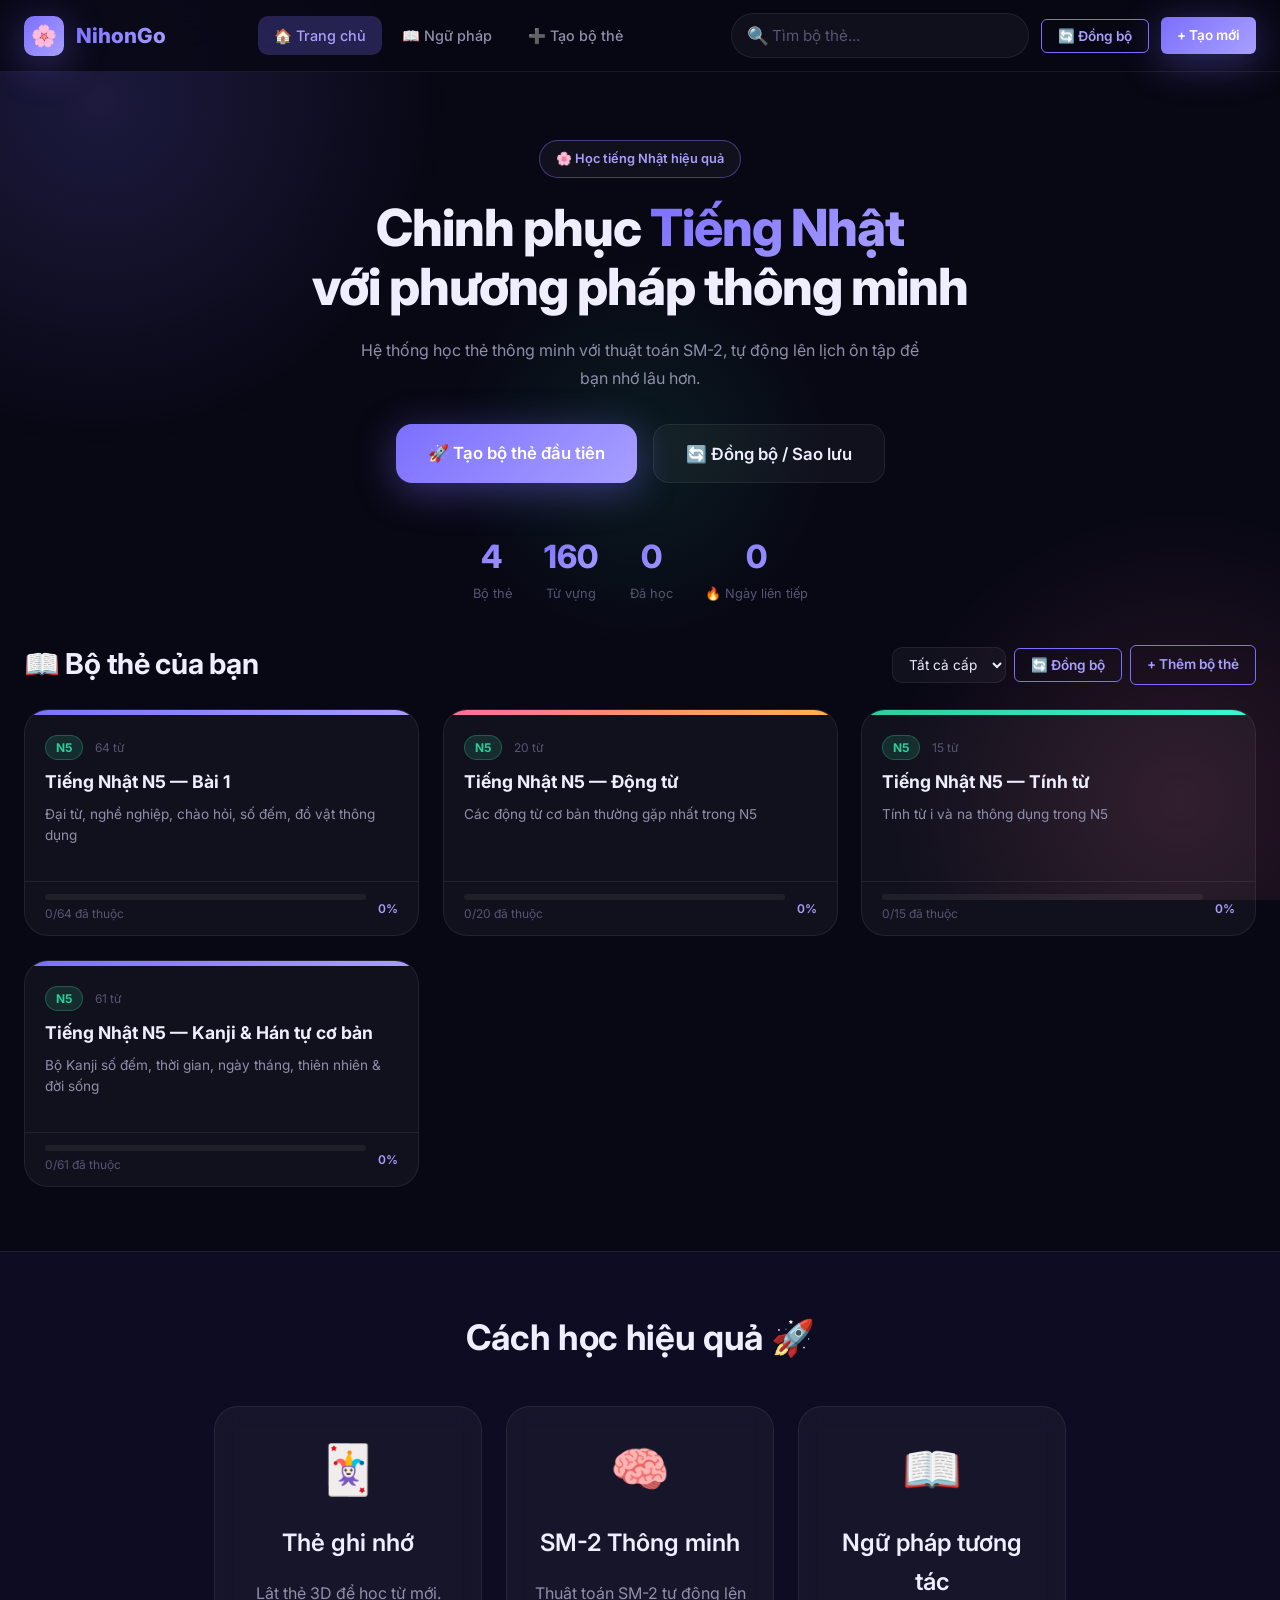
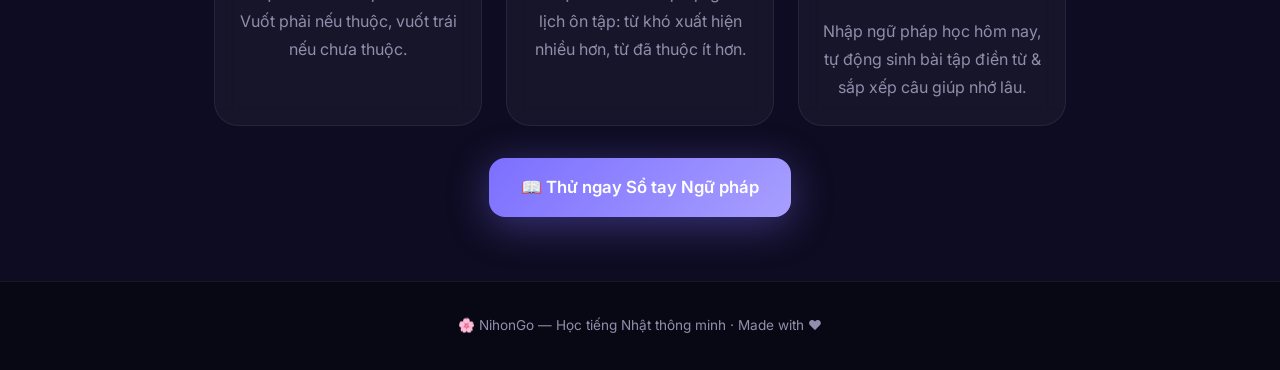
<file: index.html>
<!DOCTYPE html>
<html lang="vi">
<head>
  <meta charset="UTF-8">
  <meta name="viewport" content="width=device-width, initial-scale=1.0">
  <meta name="description" content="NihonGo — Học tiếng Nhật thông minh với spaced repetition, flashcard, kiểm tra và trò chơi ghép thẻ.">
  <title>NihonGo — Học Tiếng Nhật Thông Minh</title>
  <link rel="stylesheet" href="css/style.css">
  <link rel="stylesheet" href="css/components.css">
  <link rel="stylesheet" href="css/animations.css">
</head>
<body>
  <div class="bg-mesh"><div class="orb3"></div></div>

  <!-- NAVBAR -->
  <nav class="navbar">
    <div class="navbar-inner">
      <a href="index.html" class="navbar-brand">
        <div class="brand-logo">🌸</div>
        <span class="brand-name">NihonGo</span>
      </a>
      <ul class="navbar-nav hide-mobile">
        <li><a href="index.html" class="active">🏠 Trang chủ</a></li>
        <li><a href="grammar.html">📖 Ngữ pháp</a></li>
        <li><a href="create.html">➕ Tạo bộ thẻ</a></li>
      </ul>
      <div class="navbar-actions">
        <div class="search-wrap hide-mobile">
          <span class="icon">🔍</span>
          <input type="text" class="search-input" id="global-search" placeholder="Tìm bộ thẻ..." oninput="filterSets(this.value)">
        </div>
        <button class="btn btn-outline btn-sm" onclick="openSyncModal()" title="Đồng bộ giữa máy tính và điện thoại">🔄 Đồng bộ</button>
        <a href="create.html" class="btn btn-primary btn-sm">+ Tạo mới</a>
      </div>
    </div>
  </nav>

  <main class="page">
    <!-- HERO -->
    <section class="hero section">
      <div class="container-md">
        <div class="hero-badge">🌸 Học tiếng Nhật hiệu quả</div>
        <h1 class="hero-title">
          Chinh phục <span class="text-gradient">Tiếng Nhật</span><br>
          với phương pháp thông minh
        </h1>
        <p class="hero-sub">
          Hệ thống học thẻ thông minh với thuật toán SM-2, tự động lên lịch ôn tập để bạn nhớ lâu hơn.
        </p>
        <div class="hero-actions">
          <a href="create.html" class="btn btn-primary btn-lg">🚀 Tạo bộ thẻ đầu tiên</a>
          <button class="btn btn-secondary btn-lg" onclick="openSyncModal()">🔄 Đồng bộ / Sao lưu</button>
        </div>
        <div class="hero-stats" id="hero-stats">
          <div class="hero-stat"><div class="hero-stat-value" id="stat-sets">0</div><div class="hero-stat-label">Bộ thẻ</div></div>
          <div class="hero-stat"><div class="hero-stat-value" id="stat-words">0</div><div class="hero-stat-label">Từ vựng</div></div>
          <div class="hero-stat"><div class="hero-stat-value" id="stat-studied">0</div><div class="hero-stat-label">Đã học</div></div>
          <div class="hero-stat"><div class="hero-stat-value" id="stat-streak">0</div><div class="hero-stat-label">🔥 Ngày liên tiếp</div></div>
        </div>
      </div>
    </section>

    <!-- SETS SECTION -->
    <section class="section" id="sets-section" style="padding-top:0;">
      <div class="container">
        <div class="flex items-center justify-between gap-3 flex-wrap" style="margin-bottom:var(--sp-6);">
          <h2 style="font-size:clamp(1.25rem, 3vw, 1.8rem);">📖 Bộ thẻ của bạn</h2>
          <div class="flex gap-2 items-center flex-wrap" style="width:auto;">
            <select id="filter-level" class="form-select" style="width:auto;padding:var(--sp-2) var(--sp-3);font-size:.85rem;" onchange="filterSets()">
              <option value="">Tất cả cấp</option>
              <option value="N5">N5</option>
              <option value="N4">N4</option>
              <option value="N3">N3</option>
              <option value="N2">N2</option>
              <option value="N1">N1</option>
            </select>
            <button class="btn btn-outline btn-sm" onclick="openSyncModal()">🔄 Đồng bộ</button>
            <a href="create.html" class="btn btn-outline btn-sm">+ Thêm bộ thẻ</a>
          </div>
        </div>

        <div class="grid-3" id="sets-grid">
          <!-- Rendered by JS -->
        </div>

        <div class="empty-state" id="empty-state" style="display:none;">
          <div class="empty-icon">📭</div>
          <h3>Chưa có bộ thẻ nào</h3>
          <p>Tạo bộ thẻ đầu tiên hoặc các bộ mặc định sẽ được thêm tự động.</p>
          <a href="create.html" class="btn btn-primary">Tạo bộ thẻ</a>
        </div>
      </div>
    </section>

    <!-- HOW IT WORKS -->
    <section class="section" style="background:var(--bg-elevated);border-top:1px solid var(--glass-border);">
      <div class="container-md">
        <h2 style="text-align:center;margin-bottom:var(--sp-12);">Cách học hiệu quả 🚀</h2>
        <div class="grid-3">
          <div class="card-glass" style="padding:var(--sp-6);text-align:center;gap:var(--sp-4);display:flex;flex-direction:column;align-items:center;" class="anim-fadeInUp">
            <div style="font-size:3rem;">🃏</div>
            <h3>Thẻ ghi nhớ</h3>
            <p>Lật thẻ 3D để học từ mới. Vuốt phải nếu thuộc, vuốt trái nếu chưa thuộc.</p>
          </div>
          <div class="card-glass" style="padding:var(--sp-6);text-align:center;gap:var(--sp-4);display:flex;flex-direction:column;align-items:center;">
            <div style="font-size:3rem;">🧠</div>
            <h3>SM-2 Thông minh</h3>
            <p>Thuật toán SM-2 tự động lên lịch ôn tập: từ khó xuất hiện nhiều hơn, từ đã thuộc ít hơn.</p>
          </div>
          <div class="card-glass" style="padding:var(--sp-6);text-align:center;gap:var(--sp-4);display:flex;flex-direction:column;align-items:center;">
            <div style="font-size:3rem;">📖</div>
            <h3>Ngữ pháp tương tác</h3>
            <p>Nhập ngữ pháp học hôm nay, tự động sinh bài tập điền từ & sắp xếp câu giúp nhớ lâu.</p>
          </div>
        </div>
        <div style="text-align:center;margin-top:var(--sp-8);">
          <a href="grammar.html" class="btn btn-primary btn-lg">📖 Thử ngay Sổ tay Ngữ pháp</a>
        </div>
      </div>
    </section>
  </main>

  <footer class="footer">
    <div class="container">
      <p>🌸 NihonGo — Học tiếng Nhật thông minh · Made with ❤️</p>
    </div>
  </footer>

  <script src="js/data.js"></script>
  <script src="js/app.js"></script>
  <script>
    let allSets = [];

    document.addEventListener('DOMContentLoaded', () => {
      allSets = DB.getSets();
      renderStats();
      renderSets(allSets);
    });

    function renderStats() {
      const stats = DB.getStats();
      document.getElementById('stat-sets').textContent    = allSets.length;
      document.getElementById('stat-words').textContent   = allSets.reduce((s, set) => s + set.cards.length, 0);
      document.getElementById('stat-studied').textContent = stats.totalStudied || 0;
      document.getElementById('stat-streak').textContent  = stats.streak || 0;
    }

    function renderSets(sets) {
      const grid  = document.getElementById('sets-grid');
      const empty = document.getElementById('empty-state');

      if (!sets.length) {
        grid.style.display  = 'none';
        empty.style.display = 'flex';
        return;
      }
      grid.style.display  = '';
      empty.style.display = 'none';

      grid.innerHTML = sets.map(set => {
        const prog = DB.getSetProgress(set.id);
        const accentColors = { '#7C6FFF': 'var(--grad-primary)', '#FF6B9D': 'var(--grad-secondary)', '#2ECC9A': 'var(--grad-success)' };
        const accent = accentColors[set.color] || 'var(--grad-primary)';
        return `
          <a href="study-set.html?set=${set.id}" class="set-card anim-cardEnter">
            <div class="set-card-accent" style="background:${accent};"></div>
            <div class="set-card-body">
              <div class="flex items-center gap-3" style="margin-bottom:var(--sp-2);">
                <span class="badge-${set.level.toLowerCase()}">${set.level}</span>
                <span style="font-size:.75rem;color:var(--text-muted);">${set.cards.length} từ</span>
              </div>
              <div class="set-card-title">${set.name}</div>
              <div class="set-card-desc">${set.description}</div>
            </div>
            <div class="set-card-footer">
              <div class="set-card-progress">
                <div class="progress-wrap" style="height:6px;">
                  <div class="progress-bar" style="width:${prog.pct}%;background:${accent};"></div>
                </div>
                <div style="font-size:.75rem;color:var(--text-muted);margin-top:4px;">${prog.known}/${prog.total} đã thuộc</div>
              </div>
              <span class="set-card-pct">${prog.pct}%</span>
            </div>
          </a>
        `;
      }).join('');
    }

    function filterSets(searchVal) {
      const search = (searchVal || document.getElementById('global-search').value || '').toLowerCase();
      const level  = document.getElementById('filter-level').value;
      const filtered = allSets.filter(s => {
        const matchSearch = !search || s.name.toLowerCase().includes(search) || s.description.toLowerCase().includes(search);
        const matchLevel  = !level  || s.level === level;
        return matchSearch && matchLevel;
      });
      renderSets(filtered);
    }
  </script>
</body>
</html>
</file>
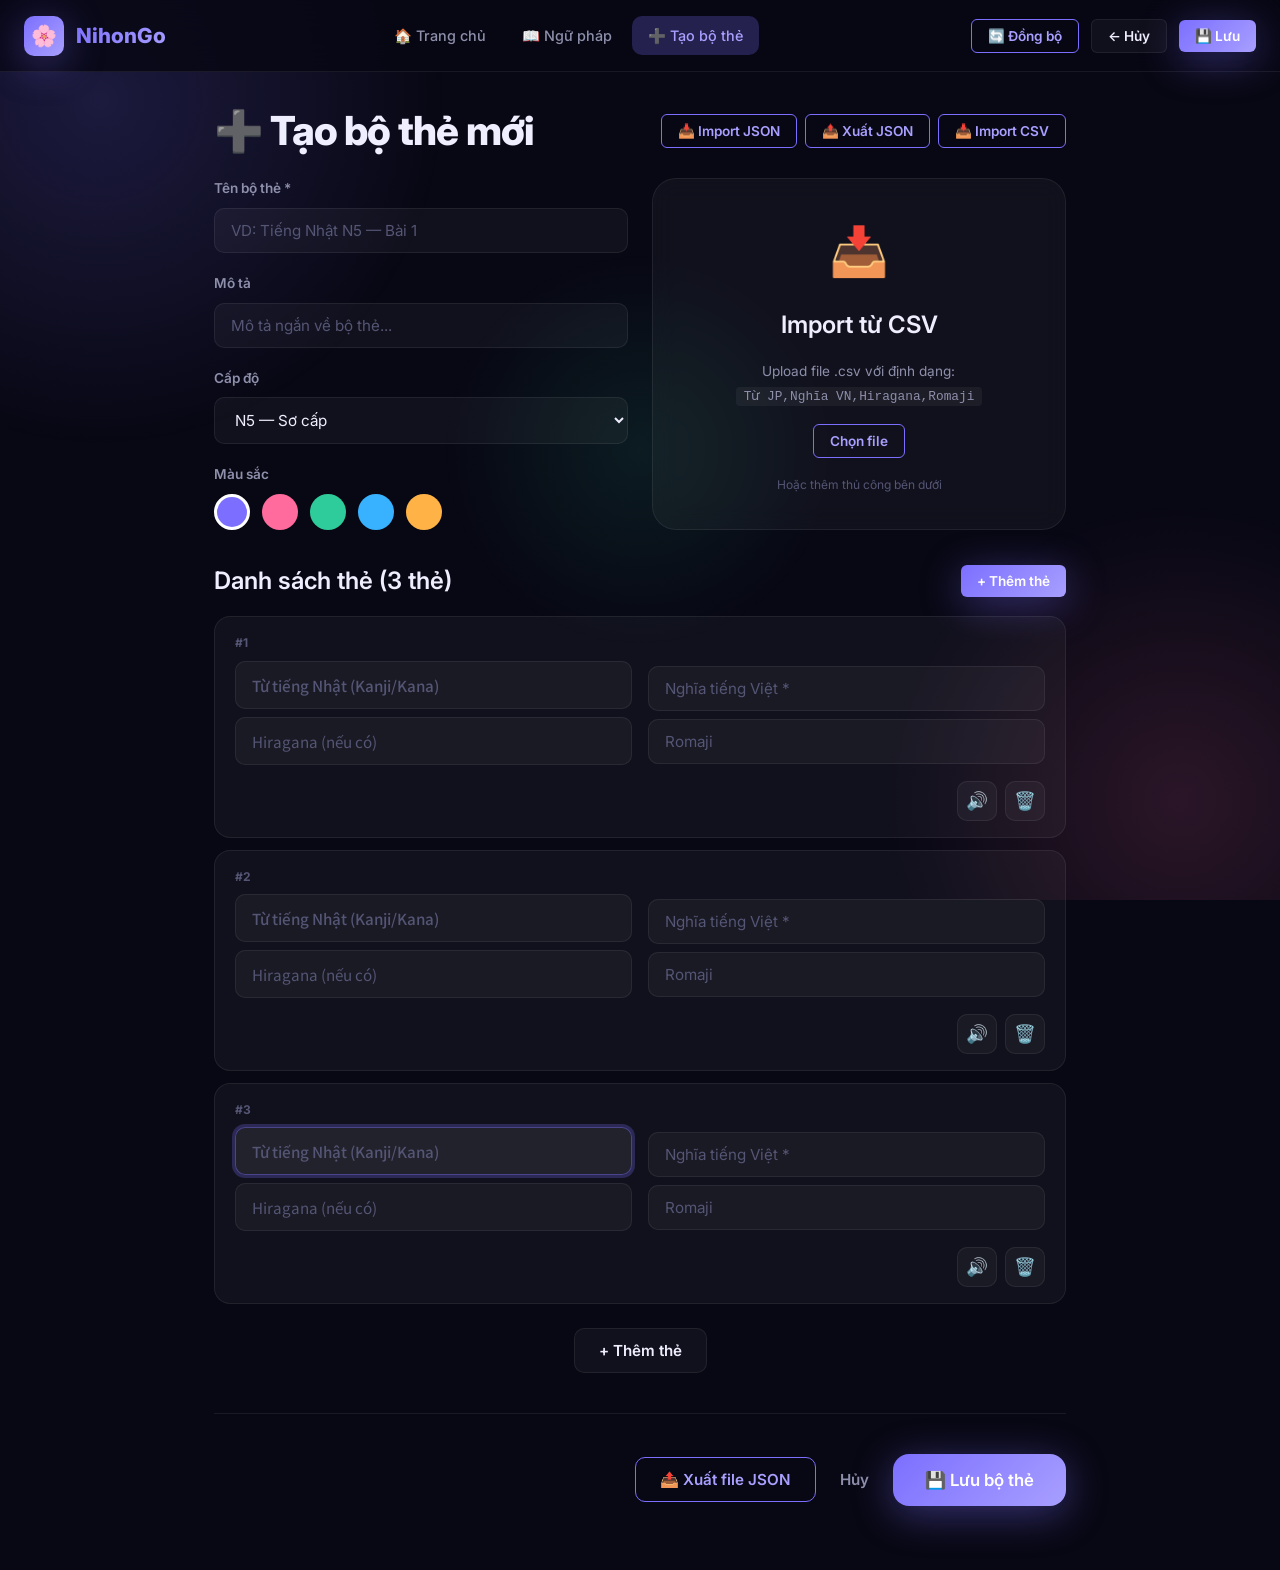
<file: create.html>
<!DOCTYPE html>
<html lang="vi">
<head>
  <meta charset="UTF-8">
  <meta name="viewport" content="width=device-width, initial-scale=1.0">
  <title>Tạo bộ thẻ — NihonGo</title>
  <link rel="stylesheet" href="css/style.css">
  <link rel="stylesheet" href="css/components.css">
  <link rel="stylesheet" href="css/animations.css">
</head>
<body>
  <div class="bg-mesh"><div class="orb3"></div></div>

  <!-- NAVBAR -->
  <nav class="navbar">
    <div class="navbar-inner">
      <a href="index.html" class="navbar-brand">
        <div class="brand-logo">🌸</div>
        <span class="brand-name">NihonGo</span>
      </a>
      <ul class="navbar-nav hide-mobile">
        <li><a href="index.html">🏠 Trang chủ</a></li>
        <li><a href="grammar.html">📖 Ngữ pháp</a></li>
        <li><a href="create.html" class="active">➕ Tạo bộ thẻ</a></li>
      </ul>
      <div class="navbar-actions">
        <button class="btn btn-outline btn-sm" onclick="openSyncModal()" title="Đồng bộ giữa máy tính và điện thoại">🔄 Đồng bộ</button>
        <button class="btn btn-secondary btn-sm" onclick="window.history.back()">← Hủy</button>
        <button class="btn btn-primary btn-sm" onclick="saveSet()">💾 Lưu</button>
      </div>
    </div>
  </nav>

  <main class="page">
    <div class="container-md" style="padding-top:var(--sp-8);padding-bottom:var(--sp-16);">

      <div class="flex items-center justify-between gap-3 flex-wrap" style="margin-bottom:var(--sp-6);">
        <h1 id="page-title" style="font-size:clamp(1.5rem, 3.5vw, 2.5rem);">➕ Tạo bộ thẻ mới</h1>
        <div class="flex gap-2 flex-wrap">
          <button class="btn btn-outline btn-sm" onclick="importJSON()" title="Nhập từ file JSON">📥 Import JSON</button>
          <input type="file" id="json-input" accept=".json" style="display:none;" onchange="handleJSONImport(event)">
          <button class="btn btn-outline btn-sm" onclick="exportCurrentEditingJSON()" title="Xuất ra file JSON">📤 Xuất JSON</button>
          <button class="btn btn-outline btn-sm" onclick="importCSV()" title="Nhập từ CSV">📥 Import CSV</button>
          <input type="file" id="csv-input" accept=".csv,.txt" style="display:none;" onchange="handleCSV(event)">
        </div>
      </div>

      <div class="grid-2" style="margin-bottom:var(--sp-8);">
        <!-- SET INFO -->
        <div class="flex-col gap-5">
          <div class="form-group">
            <label class="form-label">Tên bộ thẻ *</label>
            <input type="text" id="set-name" class="form-input" placeholder="VD: Tiếng Nhật N5 — Bài 1" maxlength="80">
          </div>
          <div class="form-group">
            <label class="form-label">Mô tả</label>
            <input type="text" id="set-desc" class="form-input" placeholder="Mô tả ngắn về bộ thẻ..." maxlength="200">
          </div>
          <div class="form-group">
            <label class="form-label">Cấp độ</label>
            <select id="set-level" class="form-select">
              <option value="N5">N5 — Sơ cấp</option>
              <option value="N4">N4 — Cơ bản</option>
              <option value="N3">N3 — Trung cấp</option>
              <option value="N2">N2 — Khá</option>
              <option value="N1">N1 — Nâng cao</option>
            </select>
          </div>
          <div class="form-group">
            <label class="form-label">Màu sắc</label>
            <div class="flex gap-3">
              <button class="color-swatch active" data-color="#7C6FFF" onclick="selectColor(this)" style="width:36px;height:36px;border-radius:50%;background:#7C6FFF;border:3px solid white;cursor:pointer;"></button>
              <button class="color-swatch" data-color="#FF6B9D" onclick="selectColor(this)" style="width:36px;height:36px;border-radius:50%;background:#FF6B9D;border:3px solid transparent;cursor:pointer;"></button>
              <button class="color-swatch" data-color="#2ECC9A" onclick="selectColor(this)" style="width:36px;height:36px;border-radius:50%;background:#2ECC9A;border:3px solid transparent;cursor:pointer;"></button>
              <button class="color-swatch" data-color="#38B2FF" onclick="selectColor(this)" style="width:36px;height:36px;border-radius:50%;background:#38B2FF;border:3px solid transparent;cursor:pointer;"></button>
              <button class="color-swatch" data-color="#FFB347" onclick="selectColor(this)" style="width:36px;height:36px;border-radius:50%;background:#FFB347;border:3px solid transparent;cursor:pointer;"></button>
            </div>
          </div>
        </div>

        <!-- IMPORT HINT -->
        <div class="card-glass" style="padding:var(--sp-6);display:flex;flex-direction:column;justify-content:center;align-items:center;text-align:center;gap:var(--sp-4);">
          <div style="font-size:3rem;">📥</div>
          <h3>Import từ CSV</h3>
          <p style="font-size:.85rem;">Upload file .csv với định dạng:<br><code style="background:rgba(255,255,255,.05);padding:2px 8px;border-radius:4px;font-size:.8rem;">Từ JP,Nghĩa VN,Hiragana,Romaji</code></p>
          <button class="btn btn-outline btn-sm" onclick="importCSV()">Chọn file</button>
          <p style="font-size:.75rem;color:var(--text-muted);">Hoặc thêm thủ công bên dưới</p>
        </div>
      </div>

      <!-- CARD LIST -->
      <div class="flex items-center justify-between" style="margin-bottom:var(--sp-4);">
        <h3>Danh sách thẻ (<span id="card-count">0</span> thẻ)</h3>
        <button class="btn btn-primary btn-sm" onclick="addCard()">+ Thêm thẻ</button>
      </div>

      <div id="card-list" class="flex-col gap-3">
        <!-- Rendered by JS -->
      </div>

      <div style="text-align:center;margin-top:var(--sp-6);">
        <button class="btn btn-secondary" onclick="addCard()">+ Thêm thẻ</button>
      </div>

      <hr class="divider" style="margin:var(--sp-10) 0;">

      <div class="flex gap-3 justify-end flex-wrap items-center">
        <button class="btn btn-outline" onclick="exportCurrentEditingJSON()">📤 Xuất file JSON</button>
        <button class="btn btn-ghost" onclick="window.history.back()">Hủy</button>
        <button class="btn btn-primary btn-lg" onclick="saveSet()">💾 Lưu bộ thẻ</button>
      </div>
    </div>
  </main>

  <script src="js/data.js"></script>
  <script src="js/app.js"></script>
  <script>
    let editingSetId  = null;
    let selectedColor = '#7C6FFF';
    let cardRows      = [];  // [{id, front, back, hiragana, romaji, example, exampleMeaning, category}]

    document.addEventListener('DOMContentLoaded', () => {
      const setId = getSetIdFromURL();
      if (setId) {
        editingSetId = setId;
        const set = DB.getSet(setId);
        if (set) loadSetForEdit(set);
      } else {
        // New set: start with 3 empty cards
        addCard(); addCard(); addCard();
      }
    });

    function loadSetForEdit(set) {
      document.getElementById('page-title').textContent = '✏️ Chỉnh sửa bộ thẻ';
      document.getElementById('set-name').value  = set.name;
      document.getElementById('set-desc').value  = set.description || '';
      document.getElementById('set-level').value = set.level;
      selectColorByValue(set.color);
      cardRows = set.cards.map(c => ({ ...c }));
      renderCardList();
    }

    /* ---------- COLOR PICKER ---------- */
    function selectColor(btn) {
      document.querySelectorAll('.color-swatch').forEach(b => b.style.borderColor = 'transparent');
      btn.style.borderColor = 'white';
      selectedColor = btn.dataset.color;
    }
    function selectColorByValue(color) {
      document.querySelectorAll('.color-swatch').forEach(b => {
        b.style.borderColor = b.dataset.color === color ? 'white' : 'transparent';
      });
      selectedColor = color;
    }

    /* ---------- CARD ROWS ---------- */
    function addCard() {
      cardRows.push({ id: Date.now(), front:'', back:'', hiragana:'', romaji:'', example:'', exampleMeaning:'', category:'' });
      renderCardList();
      // Focus last front input
      setTimeout(() => {
        const inputs = document.querySelectorAll('.card-row-front');
        if (inputs.length) inputs[inputs.length-1].focus();
      }, 50);
    }

    function removeCard(id) {
      cardRows = cardRows.filter(c => c.id !== id);
      renderCardList();
    }

    function renderCardList() {
      document.getElementById('card-count').textContent = cardRows.length;
      document.getElementById('card-list').innerHTML = cardRows.map((c, i) => `
        <div class="card-row" id="row-${c.id}">
          <div class="flex-col gap-2">
            <span class="card-row-num">#${i+1}</span>
            <input type="text" class="form-input card-row-front japanese" placeholder="Từ tiếng Nhật (Kanji/Kana)" value="${esc(c.front)}"
              oninput="updateCard(${c.id},'front',this.value)">
            <input type="text" class="form-input" placeholder="Hiragana (nếu có)" value="${esc(c.hiragana)}"
              oninput="updateCard(${c.id},'hiragana',this.value)" style="font-family:'Noto Sans JP',sans-serif;">
          </div>
          <div class="flex-col gap-2">
            <div style="height:24px;"></div>
            <input type="text" class="form-input" placeholder="Nghĩa tiếng Việt *" value="${esc(c.back)}"
              oninput="updateCard(${c.id},'back',this.value)">
            <input type="text" class="form-input" placeholder="Romaji" value="${esc(c.romaji)}"
              oninput="updateCard(${c.id},'romaji',this.value)">
          </div>
          <div class="card-row-actions">
            <button class="btn btn-icon" onclick="speak('${esc(c.front)}')" title="Phát âm">🔊</button>
            <button class="btn btn-icon" style="color:var(--clr-danger);" onclick="removeCard(${c.id})" title="Xóa thẻ">🗑️</button>
          </div>
        </div>
      `).join('');
    }

    function updateCard(id, field, value) {
      const c = cardRows.find(c => c.id === id);
      if (c) c[field] = value;
    }

    function esc(str) {
      return (str || '').replace(/"/g,'&quot;').replace(/'/g,'&#39;');
    }

    /* ---------- SAVE ---------- */
    function saveSet() {
      const name = document.getElementById('set-name').value.trim();
      if (!name) { showToast('Vui lòng nhập tên bộ thẻ!', 'error'); return; }

      const validCards = cardRows.filter(c => c.front.trim() && c.back.trim());
      if (!validCards.length) { showToast('Cần ít nhất 1 thẻ có từ và nghĩa!', 'error'); return; }

      const set = {
        id:          editingSetId || generateId(),
        name,
        description: document.getElementById('set-desc').value.trim(),
        level:       document.getElementById('set-level').value,
        color:       selectedColor,
        createdAt:   editingSetId ? (DB.getSet(editingSetId)?.createdAt || Date.now()) : Date.now(),
        cards:       validCards.map((c, i) => ({ ...c, id: i + 1 })),
      };

      DB.saveSet(set);
      showToast(`Đã lưu "${name}" với ${validCards.length} thẻ! 🎉`, 'success');
      setTimeout(() => window.location.href = `study-set.html?set=${set.id}`, 900);
    }

    /* ---------- IMPORT CSV ---------- */
    function importCSV() { document.getElementById('csv-input').click(); }

    function handleCSV(event) {
      const file = event.target.files[0];
      if (!file) return;
      const reader = new FileReader();
      reader.onload = e => {
        const lines = e.target.result.split('\n').filter(l => l.trim());
        let added = 0;
        lines.forEach(line => {
          // Support comma, tab, or pipe as delimiter
          const delim = line.includes('\t') ? '\t' : line.includes('|') ? '|' : ',';
          const parts = line.split(delim).map(p => p.trim().replace(/^"|"$/g, ''));

          // Auto-detect: if parts[0] is a pure number (sequence number), skip it
          let offset = 0;
          if (parts.length >= 2 && /^\d+$/.test(parts[0])) {
            offset = 1;
          }

          const front    = parts[offset]     || '';
          const hiragana = parts[offset + 1] || '';
          const back     = parts[offset + 2] || '';
          const romaji   = parts[offset + 3] || '';
          const example  = parts[offset + 4] || '';
          const exMeaning= parts[offset + 5] || '';
          const category = parts[offset + 6] || '';

          if (front && back) {
            cardRows.push({
              id:            Date.now() + Math.random(),
              front,
              back,
              hiragana:      hiragana || front,
              romaji,
              example,
              exampleMeaning: exMeaning,
              category,
            });
            added++;
          }
        });
        renderCardList();
        showToast(`Đã import ${added} thẻ!`, 'success');
      };
      reader.readAsText(file, 'UTF-8');
      event.target.value = '';
    }

    /* ---------- IMPORT / EXPORT JSON ---------- */
    function importJSON() { document.getElementById('json-input').click(); }

    function handleJSONImport(event) {
      const file = event.target.files[0];
      if (!file) return;
      const reader = new FileReader();
      reader.onload = e => {
        try {
          const data = JSON.parse(e.target.result);
          const set = data.set || data;
          if (set.name) document.getElementById('set-name').value = set.name;
          if (set.description) document.getElementById('set-desc').value = set.description;
          if (set.level) document.getElementById('set-level').value = set.level;
          if (set.color) selectColorByValue(set.color);
          if (Array.isArray(set.cards) && set.cards.length) {
            cardRows = set.cards.map(c => ({
              id:            Date.now() + Math.random(),
              front:         c.front || '',
              back:          c.back || '',
              hiragana:      c.hiragana || c.front || '',
              romaji:        c.romaji || '',
              example:       c.example || '',
              exampleMeaning:c.exampleMeaning || '',
              category:      c.category || ''
            }));
            renderCardList();
            showToast(`Đã import thành công ${set.cards.length} thẻ từ JSON! 🎉`, 'success');
          }
        } catch (err) {
          showToast('File JSON không hợp lệ: ' + err.message, 'error');
        }
      };
      reader.readAsText(file, 'UTF-8');
      event.target.value = '';
    }

    function exportCurrentEditingJSON() {
      const name = document.getElementById('set-name').value.trim() || 'bo_the_moi';
      const validCards = cardRows.filter(c => c.front.trim() && c.back.trim());
      if (!validCards.length) {
        showToast('Cần ít nhất 1 thẻ có từ và nghĩa để xuất!', 'warning');
        return;
      }
      const set = {
        id:          editingSetId || generateId(),
        name,
        description: document.getElementById('set-desc').value.trim(),
        level:       document.getElementById('set-level').value,
        color:       selectedColor,
        createdAt:   Date.now(),
        cards:       validCards.map((c, i) => ({ ...c, id: i + 1 })),
      };
      const filename = `nihongo-${name.replace(/[^a-zA-Z0-9_-]/g, '_')}.json`;
      DB.downloadJSON(filename, { type: 'nihongo_single_set', version: 1, set });
      showToast(`Đã tải file "${filename}"!`, 'success');
    }
  </script>
</body>
</html>
</file>
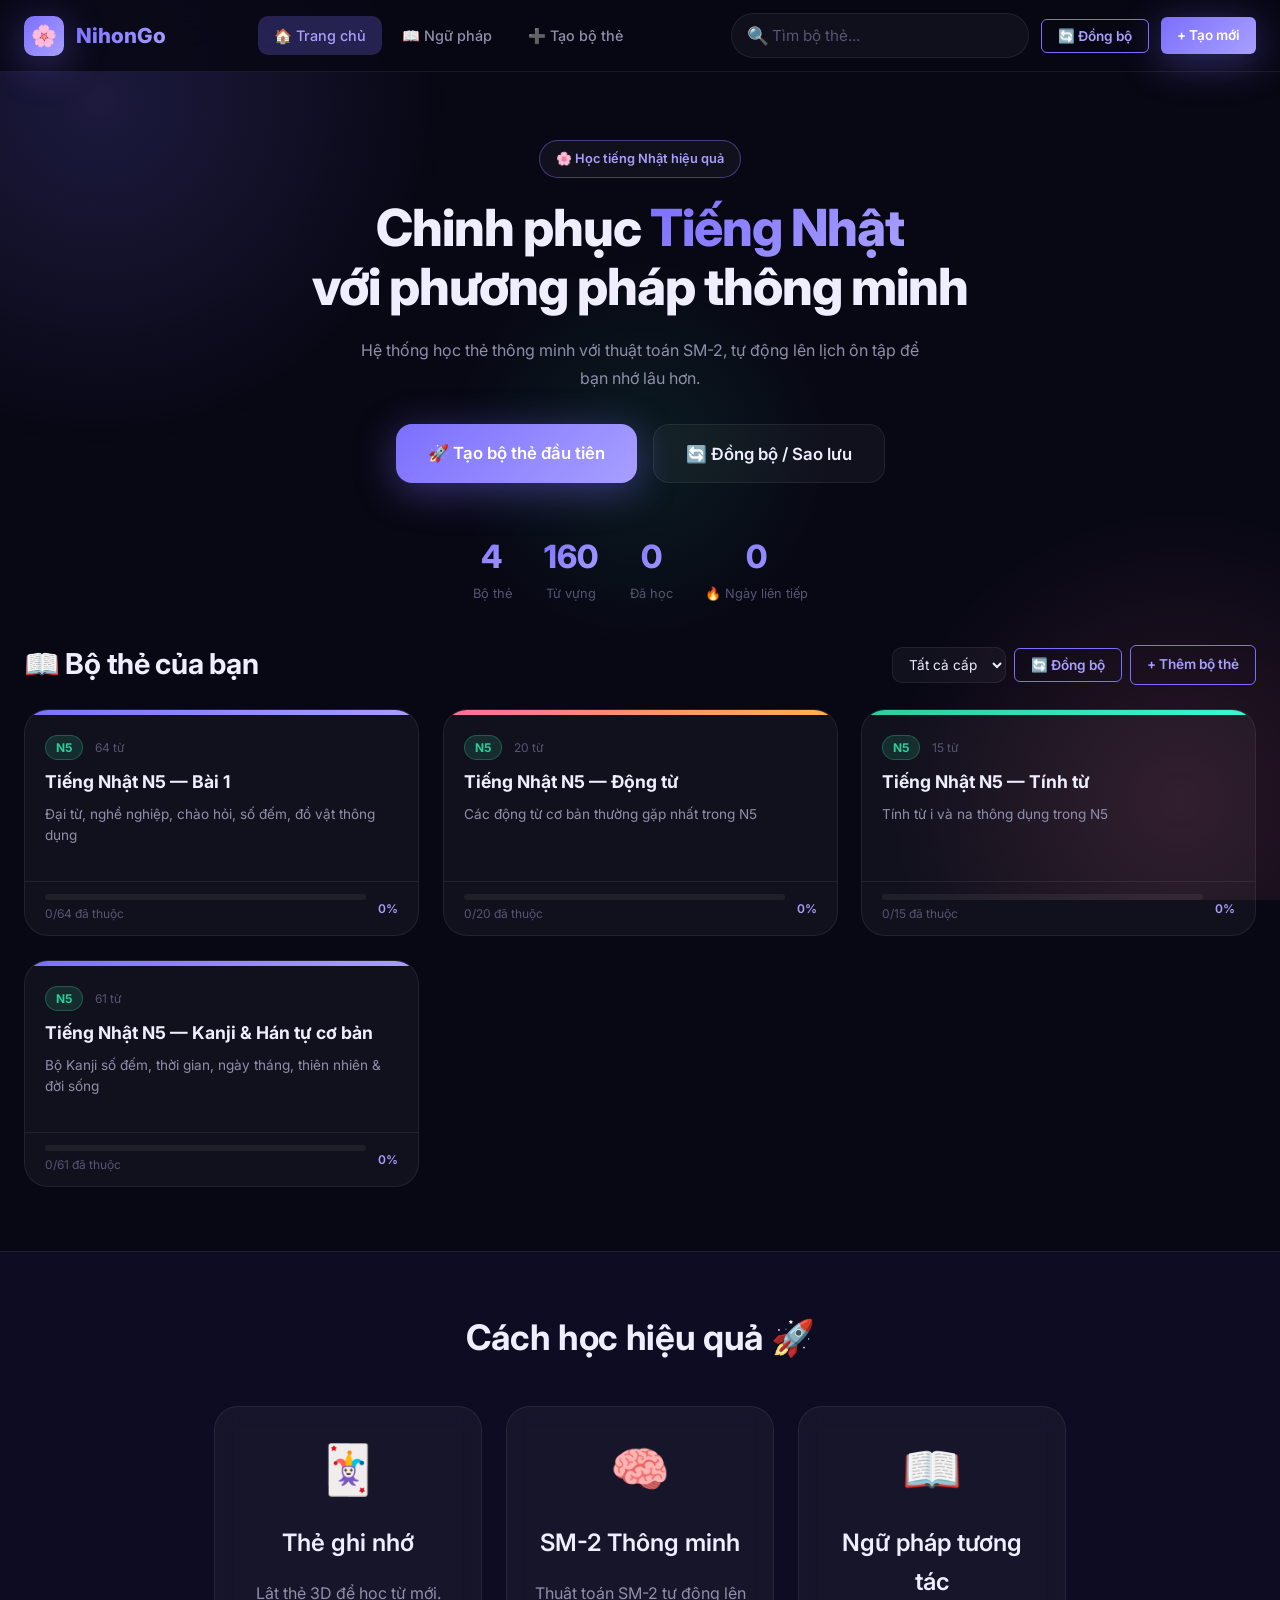
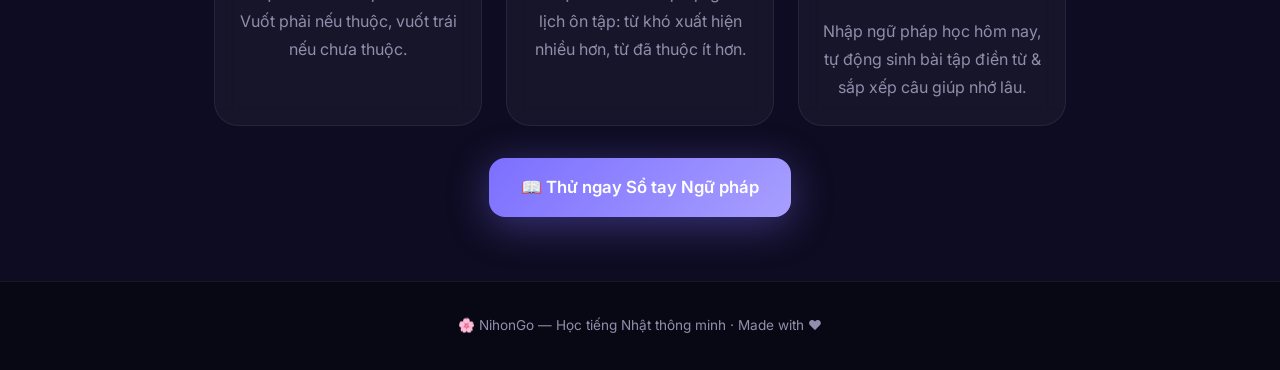
<file: flashcard.html>
<!DOCTYPE html>
<html lang="vi">
<head>
  <meta charset="UTF-8">
  <meta name="viewport" content="width=device-width, initial-scale=1.0">
  <title>Thẻ ghi nhớ — NihonGo</title>
  <link rel="stylesheet" href="css/style.css">
  <link rel="stylesheet" href="css/components.css">
  <link rel="stylesheet" href="css/animations.css">
</head>
<body>
  <div class="bg-mesh"><div class="orb3"></div></div>
  <div id="navbar-placeholder"></div>

  <main class="page">
    <div class="container-sm" style="padding-top:var(--sp-8);">

      <!-- HEADER -->
      <div class="flex items-center justify-between" style="margin-bottom:var(--sp-4);">
        <h2 id="set-title">Thẻ ghi nhớ</h2>
        <div class="flex gap-2">
          <button id="btn-shuffle" class="btn btn-icon btn-icon-lg" onclick="toggleShuffle()" title="Ngẫu nhiên (S)">🔀</button>
          <button class="btn btn-icon btn-icon-lg" onclick="restart()" title="Bắt đầu lại">↺</button>
        </div>
      </div>

      <!-- PROGRESS BAR -->
      <div class="progress-wrap" style="height:8px;margin-bottom:var(--sp-6);">
        <div class="progress-bar" style="width:0%;"></div>
      </div>

      <!-- MAIN CONTENT -->
      <div id="main-content">
        <!-- FLASHCARD -->
        <div class="fc-scene" id="fc-scene">
          <div class="fc-card" id="fc-card">
            <!-- FRONT -->
            <div class="fc-face fc-front">
              <div class="fc-category-tag" id="fc-front-cat"></div>
              <button class="fc-speaker" onclick="event.stopPropagation();speak(document.getElementById('fc-front-word').textContent)">🔊</button>

              <!-- Romaji & Furigana above Kanji -->
              <div class="fc-romaji" id="fc-front-romaji" style="font-size:1.1rem;font-weight:600;color:var(--clr-primary-light);letter-spacing:.08em;margin-bottom:2px;text-transform:lowercase;"></div>
              <div class="fc-reading japanese" id="fc-front-reading" style="font-size:1.15rem;color:var(--text-secondary);margin-bottom:6px;"></div>
              <div class="fc-japanese japanese-xl" id="fc-front-word"></div>

              <div class="swipe-indicator left">✗</div>
              <div class="swipe-indicator right">✓</div>

              <div class="fc-hint" id="fc-flip-hint">
                <span>🖱️ Click hoặc nhấn Space để lật</span>
              </div>
            </div>

            <!-- BACK -->
            <div class="fc-face fc-back">
              <button class="fc-speaker" onclick="event.stopPropagation();speak(document.getElementById('fc-front-word').textContent)">🔊</button>

              <div style="font-size:.8rem;color:var(--clr-primary-light);font-weight:600;letter-spacing:.1em;text-transform:uppercase;margin-bottom:var(--sp-2);">Phiên âm & Nghĩa</div>
              <div class="fc-romaji" id="fc-back-romaji" style="font-size:1.1rem;font-weight:600;color:var(--clr-primary-light);margin-bottom:2px;"></div>
              <div class="fc-reading japanese" id="fc-back-reading" style="font-size:1.15rem;color:var(--text-secondary);margin-bottom:8px;"></div>
              <div class="fc-meaning" id="fc-back-meaning"></div>

              <hr style="border:none;border-top:1px solid rgba(255,255,255,.08);width:80%;margin:var(--sp-4) auto;">

              <div class="fc-example japanese" id="fc-back-example"></div>
              <div class="fc-example" id="fc-back-example-vn" style="color:var(--text-muted);font-size:.82rem;margin-top:4px;font-family:Inter,sans-serif;"></div>

              <div class="fc-hint" style="bottom:16px;left:50%;transform:translateX(-50%);font-size:.78rem;color:var(--text-muted);">
                Nhấn 1 = Thuộc · 2 = Gần · 3 = Chưa
              </div>
            </div>
          </div>
        </div>

        <!-- COUNTER -->
        <div class="fc-nav">
          <button class="btn btn-icon" onclick="prevCard()" title="Trước (←)">←</button>
          <span class="fc-counter" id="fc-counter">1 / 1</span>
          <button class="btn btn-icon" onclick="nextCard()" title="Tiếp (→)">→</button>
        </div>

        <!-- RATE BUTTONS -->
        <div class="fc-controls" id="fc-rate-btns" style="display:none;">
          <button class="btn btn-dontknow" onclick="rateCard('dontknow')" title="Chưa thuộc (3)">✗ Chưa thuộc</button>
          <button class="btn btn-unsure"   onclick="rateCard('unsure')"   title="Gần thuộc (2)">△ Gần thuộc</button>
          <button class="btn btn-know"     onclick="rateCard('know')"     title="Đã thuộc (1)">✓ Đã thuộc</button>
        </div>

        <!-- KEYBOARD SHORTCUT HINT -->
        <div style="text-align:center;margin-top:var(--sp-4);font-size:.78rem;color:var(--text-muted);">
          ← → Điều hướng · Space Lật · 1/2/3 Đánh giá (sau khi lật)
        </div>
      </div>

      <!-- COMPLETE SCREEN -->
      <div id="complete-screen" style="display:none;" class="complete-screen">
        <div class="complete-icon">🎉</div>
        <h2 class="complete-title">Hoàn thành bộ thẻ!</h2>
        <p>Bạn đã xem qua tất cả các thẻ trong phiên này.</p>

        <div class="complete-stats">
          <div class="complete-stat">
            <div class="complete-stat-value" id="stat-know" style="color:var(--clr-success);">0</div>
            <div class="complete-stat-label">✓ Đã thuộc</div>
          </div>
          <div class="complete-stat">
            <div class="complete-stat-value" id="stat-unsure" style="color:var(--clr-warning);">0</div>
            <div class="complete-stat-label">△ Gần thuộc</div>
          </div>
          <div class="complete-stat">
            <div class="complete-stat-value" id="stat-dontknow" style="color:var(--clr-danger);">0</div>
            <div class="complete-stat-label">✗ Chưa thuộc</div>
          </div>
        </div>

        <div class="flex gap-4 justify-center flex-wrap">
          <button class="btn btn-primary btn-lg" onclick="restart()">🔄 Học lại</button>
          <a class="btn btn-secondary btn-lg" id="back-to-set">← Quay lại bộ thẻ</a>
          <a class="btn btn-outline btn-lg" id="go-learn">🧠 Tiếp tục với Học thông minh</a>
        </div>
      </div>

    </div>
  </main>

  <script src="js/data.js"></script>
  <script src="js/sm2.js"></script>
  <script src="js/app.js"></script>
  <script src="js/flashcard.js"></script>
  <script>
    // Set back-link href after DOM ready
    document.addEventListener('DOMContentLoaded', () => {
      const sid = getSetIdFromURL();
      if (sid) {
        document.getElementById('back-to-set').href = `study-set.html?set=${sid}`;
        document.getElementById('go-learn').href    = `learn.html?set=${sid}`;
      }
    });
  </script>
</body>
</html>
</file>
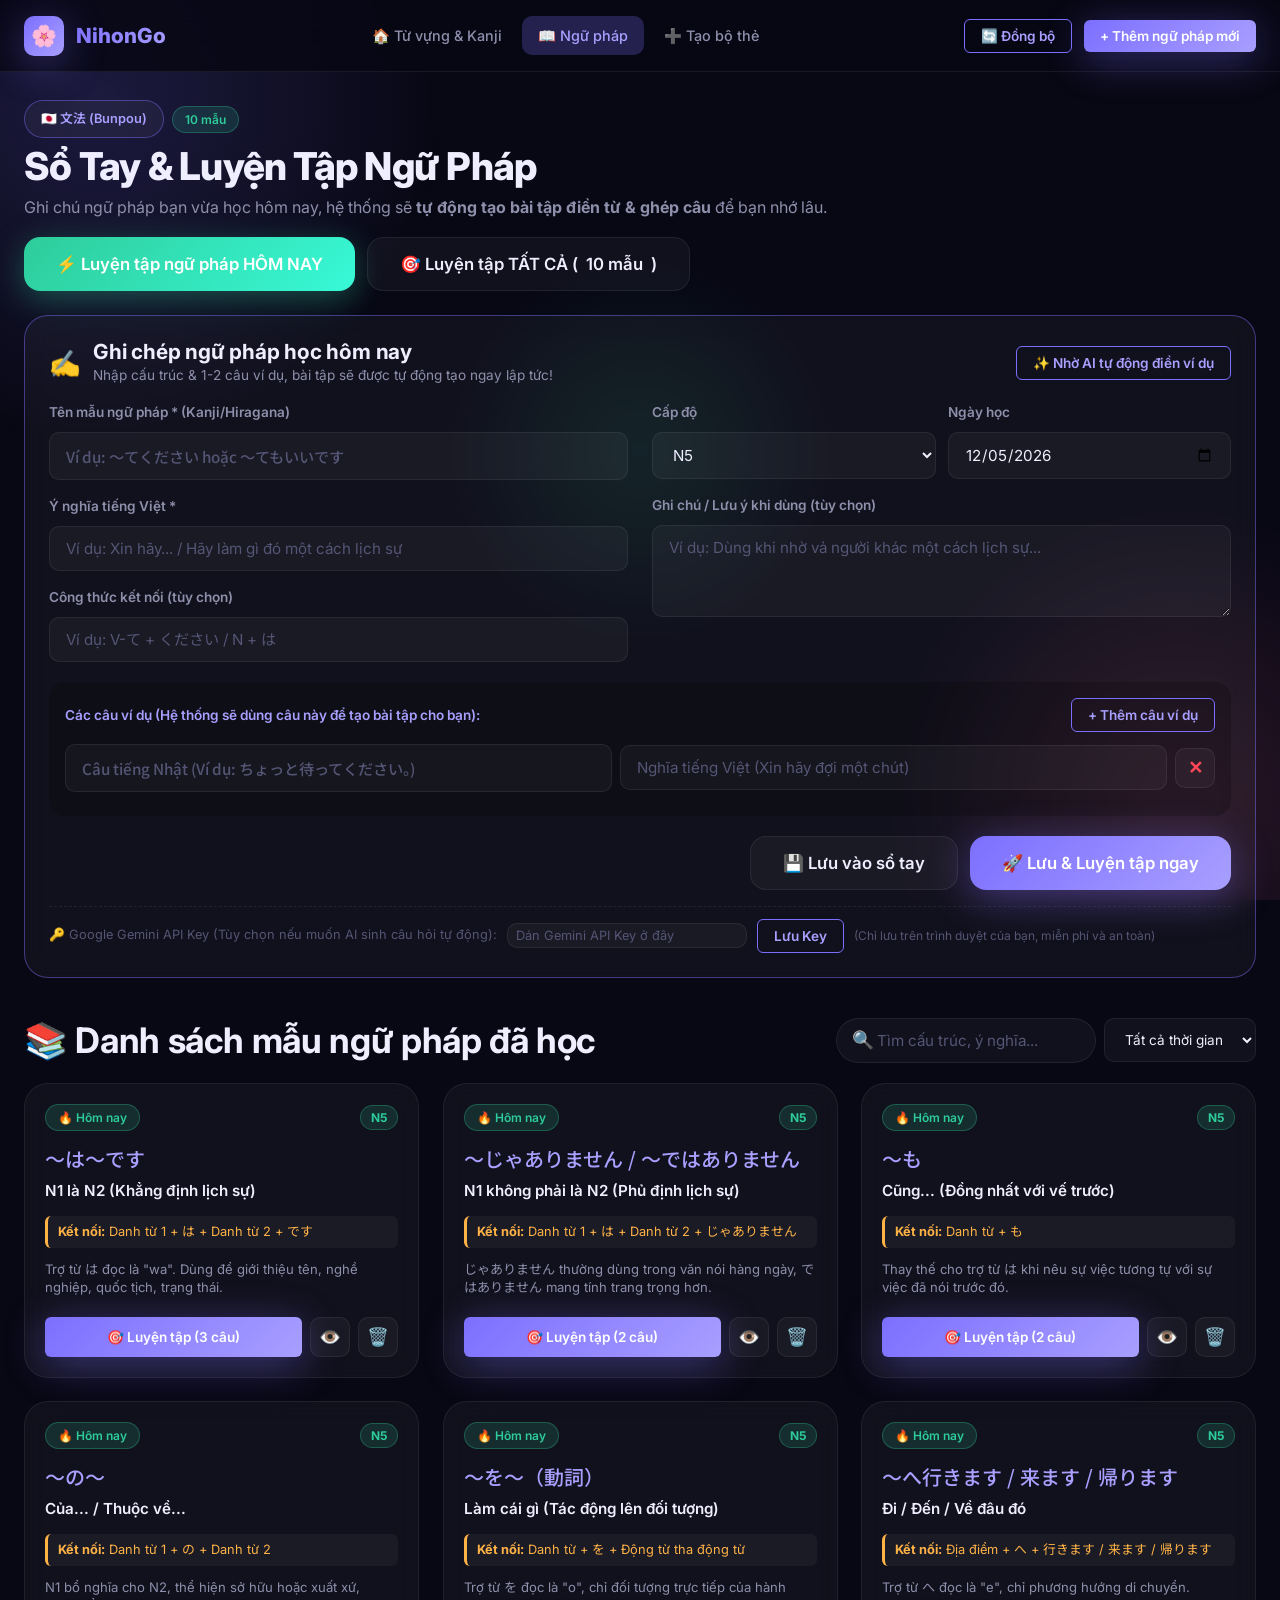
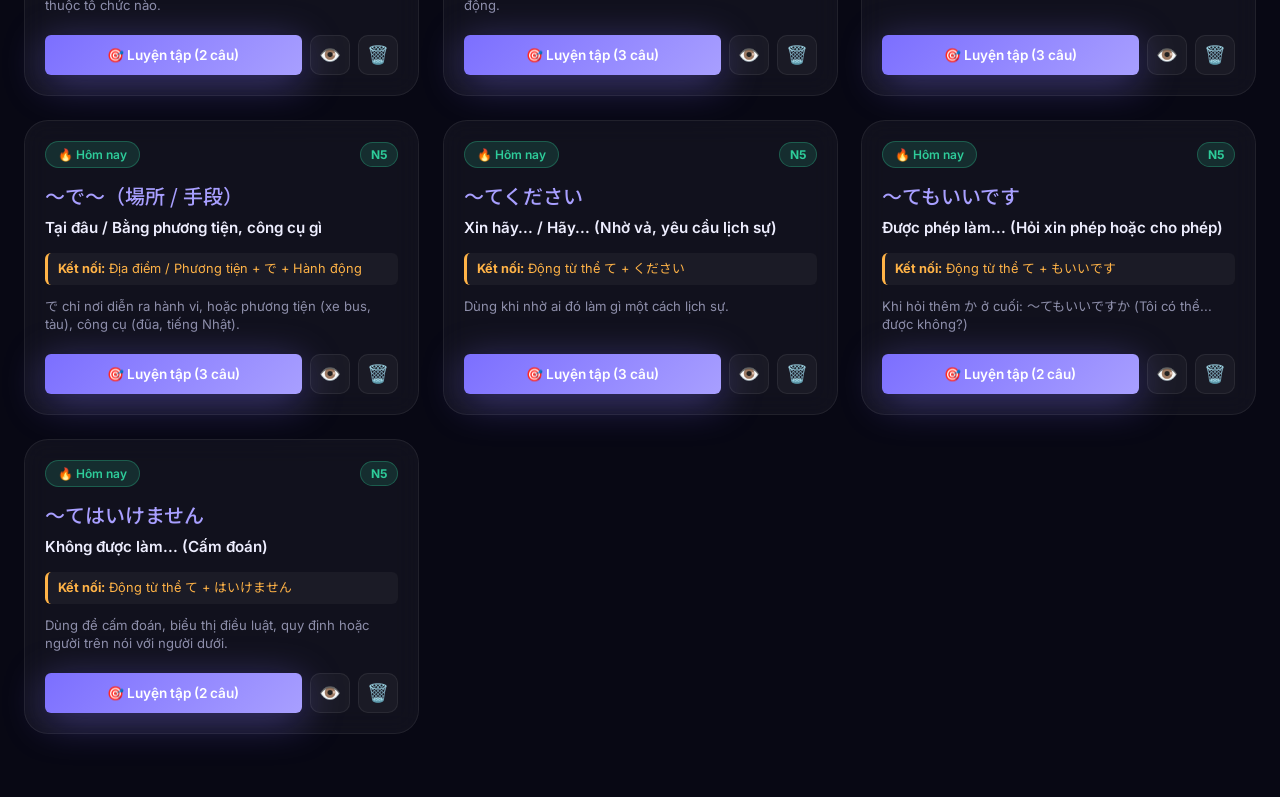
<file: grammar.html>
<!DOCTYPE html>
<html lang="vi">
<head>
  <meta charset="UTF-8">
  <meta name="viewport" content="width=device-width, initial-scale=1.0">
  <meta name="description" content="Học Ngữ pháp tiếng Nhật thông minh — Thêm ngữ pháp học hôm nay và tự động sinh bài tập luyện tập ngay.">
  <title>Ngữ pháp tiếng Nhật — NihonGo</title>
  <link rel="stylesheet" href="css/style.css">
  <link rel="stylesheet" href="css/components.css">
  <link rel="stylesheet" href="css/animations.css">
</head>
<body>
  <div class="bg-mesh"><div class="orb3"></div></div>

  <!-- NAVBAR -->
  <nav class="navbar">
    <div class="navbar-inner">
      <a href="index.html" class="navbar-brand">
        <div class="brand-logo">🌸</div>
        <span class="brand-name">NihonGo</span>
      </a>
      <ul class="navbar-nav hide-mobile">
        <li><a href="index.html">🏠 Từ vựng & Kanji</a></li>
        <li><a href="grammar.html" class="active">📖 Ngữ pháp</a></li>
        <li><a href="create.html">➕ Tạo bộ thẻ</a></li>
      </ul>
      <div class="navbar-actions">
        <button class="btn btn-outline btn-sm" onclick="openSyncModal()" title="Đồng bộ giữa máy tính và điện thoại">🔄 Đồng bộ</button>
        <button class="btn btn-primary btn-sm" onclick="document.getElementById('add-grammar-section').scrollIntoView({behavior:'smooth'})">
          + Thêm ngữ pháp mới
        </button>
      </div>
    </div>
  </nav>

  <main class="page">
    <div class="container" style="padding-top:var(--sp-6);padding-bottom:var(--sp-16);">

      <!-- HEADER BANNER -->
      <div class="flex items-center justify-between gap-4 flex-wrap" style="margin-bottom:var(--sp-6);">
        <div>
          <div class="flex items-center gap-2" style="margin-bottom:6px;">
            <span class="hero-badge" style="margin:0;">🇯🇵 文法 (Bunpou)</span>
            <span class="tag tag-success" id="today-count-badge">0 mẫu</span>
          </div>
          <h1 style="font-size:clamp(1.6rem, 3.5vw, 2.4rem);">Sổ Tay & Luyện Tập Ngữ Pháp</h1>
          <p style="margin-top:4px;">Ghi chú ngữ pháp bạn vừa học hôm nay, hệ thống sẽ <strong>tự động tạo bài tập điền từ & ghép câu</strong> để bạn nhớ lâu.</p>
        </div>

        <!-- QUICK PRACTICE BUTTONS -->
        <div class="flex gap-3 flex-wrap">
          <button class="btn btn-success btn-lg" onclick="startPracticeForToday()">
            ⚡ Luyện tập ngữ pháp HÔM NAY
          </button>
          <button class="btn btn-secondary btn-lg" onclick="startPracticeAll()">
            🎯 Luyện tập TẤT CẢ (<span id="grammar-total-badge">0</span>)
          </button>
        </div>
      </div>

      <!-- ADD GRAMMAR CARD (SECTION) -->
      <section class="card-glass" id="add-grammar-section" style="padding:var(--sp-6);margin-bottom:var(--sp-10);border-color:var(--glass-border-hi);">
        <div class="flex items-center justify-between gap-3 flex-wrap" style="margin-bottom:var(--sp-4);">
          <div class="flex items-center gap-3">
            <span style="font-size:1.6rem;">✍️</span>
            <div>
              <h2 style="font-size:1.3rem;">Ghi chép ngữ pháp học hôm nay</h2>
              <div style="font-size:.85rem;color:var(--text-secondary);">Nhập cấu trúc & 1-2 câu ví dụ, bài tập sẽ được tự động tạo ngay lập tức!</div>
            </div>
          </div>
          <button class="btn btn-outline btn-sm" id="btn-ai-generate" onclick="requestAIAssist()" title="Nhập tên mẫu rồi bấm nút này để AI tự điền ví dụ">
            ✨ Nhờ AI tự động điền ví dụ
          </button>
        </div>

        <div class="grid-2" style="margin-bottom:var(--sp-5);">
          <div class="flex-col gap-4">
            <div class="form-group">
              <label class="form-label">Tên mẫu ngữ pháp * (Kanji/Hiragana)</label>
              <input type="text" id="input-pattern" class="form-input japanese" placeholder="Ví dụ: ～てください hoặc ～てもいいです">
            </div>
            <div class="form-group">
              <label class="form-label">Ý nghĩa tiếng Việt *</label>
              <input type="text" id="input-meaning" class="form-input" placeholder="Ví dụ: Xin hãy... / Hãy làm gì đó một cách lịch sự">
            </div>
            <div class="form-group">
              <label class="form-label">Công thức kết nối (tùy chọn)</label>
              <input type="text" id="input-connection" class="form-input" placeholder="Ví dụ: V-て + ください / N + は">
            </div>
          </div>

          <div class="flex-col gap-4">
            <div class="flex gap-3">
              <div class="form-group flex-1">
                <label class="form-label">Cấp độ</label>
                <select id="input-level" class="form-select">
                  <option value="N5" selected>N5</option>
                  <option value="N4">N4</option>
                  <option value="N3">N3</option>
                  <option value="N2">N2</option>
                </select>
              </div>
              <div class="form-group flex-1">
                <label class="form-label">Ngày học</label>
                <input type="date" id="input-date" class="form-input">
              </div>
            </div>
            <div class="form-group">
              <label class="form-label">Ghi chú / Lưu ý khi dùng (tùy chọn)</label>
              <textarea id="input-note" class="form-textarea" style="min-height:92px;" placeholder="Ví dụ: Dùng khi nhờ vả người khác một cách lịch sự..."></textarea>
            </div>
          </div>
        </div>

        <!-- EXAMPLES SECTION -->
        <div style="background:rgba(0,0,0,.2);padding:var(--sp-4);border-radius:var(--r-md);margin-bottom:var(--sp-5);">
          <div class="flex items-center justify-between" style="margin-bottom:var(--sp-3);">
            <div>
              <span class="form-label" style="color:var(--clr-primary-light);">Các câu ví dụ (Hệ thống sẽ dùng câu này để tạo bài tập cho bạn):</span>
            </div>
            <button type="button" class="btn btn-outline btn-sm" id="btn-add-example-row">+ Thêm câu ví dụ</button>
          </div>

          <div id="example-rows-container">
            <!-- Default 1 empty row -->
            <div class="flex gap-2 items-center ex-row" style="margin-bottom:8px;">
              <input type="text" class="form-input ex-jp japanese" style="flex:1;" placeholder="Câu tiếng Nhật (Ví dụ: ちょっと待ってください。)">
              <input type="text" class="form-input ex-vn" style="flex:1;" placeholder="Nghĩa tiếng Việt (Xin hãy đợi một chút)">
              <button type="button" class="btn btn-icon btn-sm" style="color:var(--clr-danger);" onclick="this.parentElement.remove()" title="Xóa dòng">✕</button>
            </div>
          </div>
        </div>

        <!-- ACTION BUTTONS -->
        <div class="flex gap-3 justify-end flex-wrap">
          <button class="btn btn-secondary btn-lg" onclick="saveGrammar(false)">
            💾 Lưu vào sổ tay
          </button>
          <button class="btn btn-primary btn-lg" onclick="saveGrammar(true)">
            🚀 Lưu & Luyện tập ngay
          </button>
        </div>

        <!-- GEMINI KEY SETTING (COLLAPSIBLE / OPTIONAL) -->
        <div style="margin-top:var(--sp-4);padding-top:var(--sp-3);border-top:1px dashed var(--glass-border);display:flex;align-items:center;gap:10px;flex-wrap:wrap;font-size:.8rem;color:var(--text-muted);">
          <span>🔑 Google Gemini API Key (Tùy chọn nếu muốn AI sinh câu hỏi tự động):</span>
          <input type="password" id="input-gemini-key" class="form-input" style="max-width:240px;padding:4px 8px;font-size:.8rem;" placeholder="Dán Gemini API Key ở đây">
          <button class="btn btn-outline btn-sm" onclick="saveApiKeyFromUI()">Lưu Key</button>
          <span style="font-size:.75rem;">(Chỉ lưu trên trình duyệt của bạn, miễn phí và an toàn)</span>
        </div>
      </section>

      <!-- LIST & FILTER SECTION -->
      <section>
        <div class="flex items-center justify-between gap-3 flex-wrap" style="margin-bottom:var(--sp-5);">
          <h2>📚 Danh sách mẫu ngữ pháp đã học</h2>
          <div class="flex gap-2 items-center flex-wrap">
            <div class="search-wrap" style="max-width:260px;">
              <span class="icon">🔍</span>
              <input type="text" id="search-grammar" class="search-input" placeholder="Tìm cấu trúc, ý nghĩa..." oninput="filterGrammar()">
            </div>
            <select id="filter-grammar-date" class="form-select" style="width:auto;font-size:.85rem;" onchange="filterGrammar()">
              <option value="">Tất cả thời gian</option>
            </select>
          </div>
        </div>

        <!-- GRID CARDS -->
        <div class="grid-3" id="grammar-grid">
          <!-- Rendered by JS -->
        </div>
      </section>

    </div>
  </main>

  <!-- DETAIL MODAL -->
  <div class="modal-overlay hidden" id="grammar-detail-modal" onclick="if(event.target===this) closeDetailModal()">
    <div class="modal-box" style="max-width:620px;" id="grammar-detail-body">
      <!-- Injected by JS -->
    </div>
  </div>

  <!-- PRACTICE MODAL (INTERACTIVE QUIZ & REORDER) -->
  <div class="modal-overlay hidden" id="grammar-practice-modal">
    <div class="modal-box" style="max-width:680px;padding:var(--sp-6);">
      <!-- PRACTICE HEADER -->
      <div class="flex items-center justify-between gap-3" style="margin-bottom:var(--sp-4);">
        <div>
          <h3 id="practice-session-title" style="font-size:1.2rem;color:var(--clr-primary-light);">Luyện tập Ngữ pháp</h3>
          <span id="practice-progress-text" style="font-size:.8rem;color:var(--text-muted);">Câu 1 / 10</span>
        </div>
        <button class="btn btn-icon btn-sm" onclick="closePracticeModal()" title="Đóng">✕</button>
      </div>

      <!-- PROGRESS BAR -->
      <div class="progress-wrap" style="height:6px;margin-bottom:var(--sp-5);">
        <div class="progress-bar" id="practice-progress-bar" style="width:0%;"></div>
      </div>

      <!-- QUESTION CONTAINER -->
      <div id="practice-question-container">
        <!-- Rendered by JS -->
      </div>
    </div>
  </div>

  <!-- SCRIPTS -->
  <script src="js/data.js"></script>
  <script src="js/app.js"></script>
  <script src="js/grammar-data.js"></script>
  <script src="js/grammar.js"></script>
  <script>
    // Set today date as default
    document.addEventListener('DOMContentLoaded', () => {
      const dInput = document.getElementById('input-date');
      if (dInput) dInput.value = new Date().toISOString().split('T')[0];
    });
  </script>
</body>
</html>
</file>
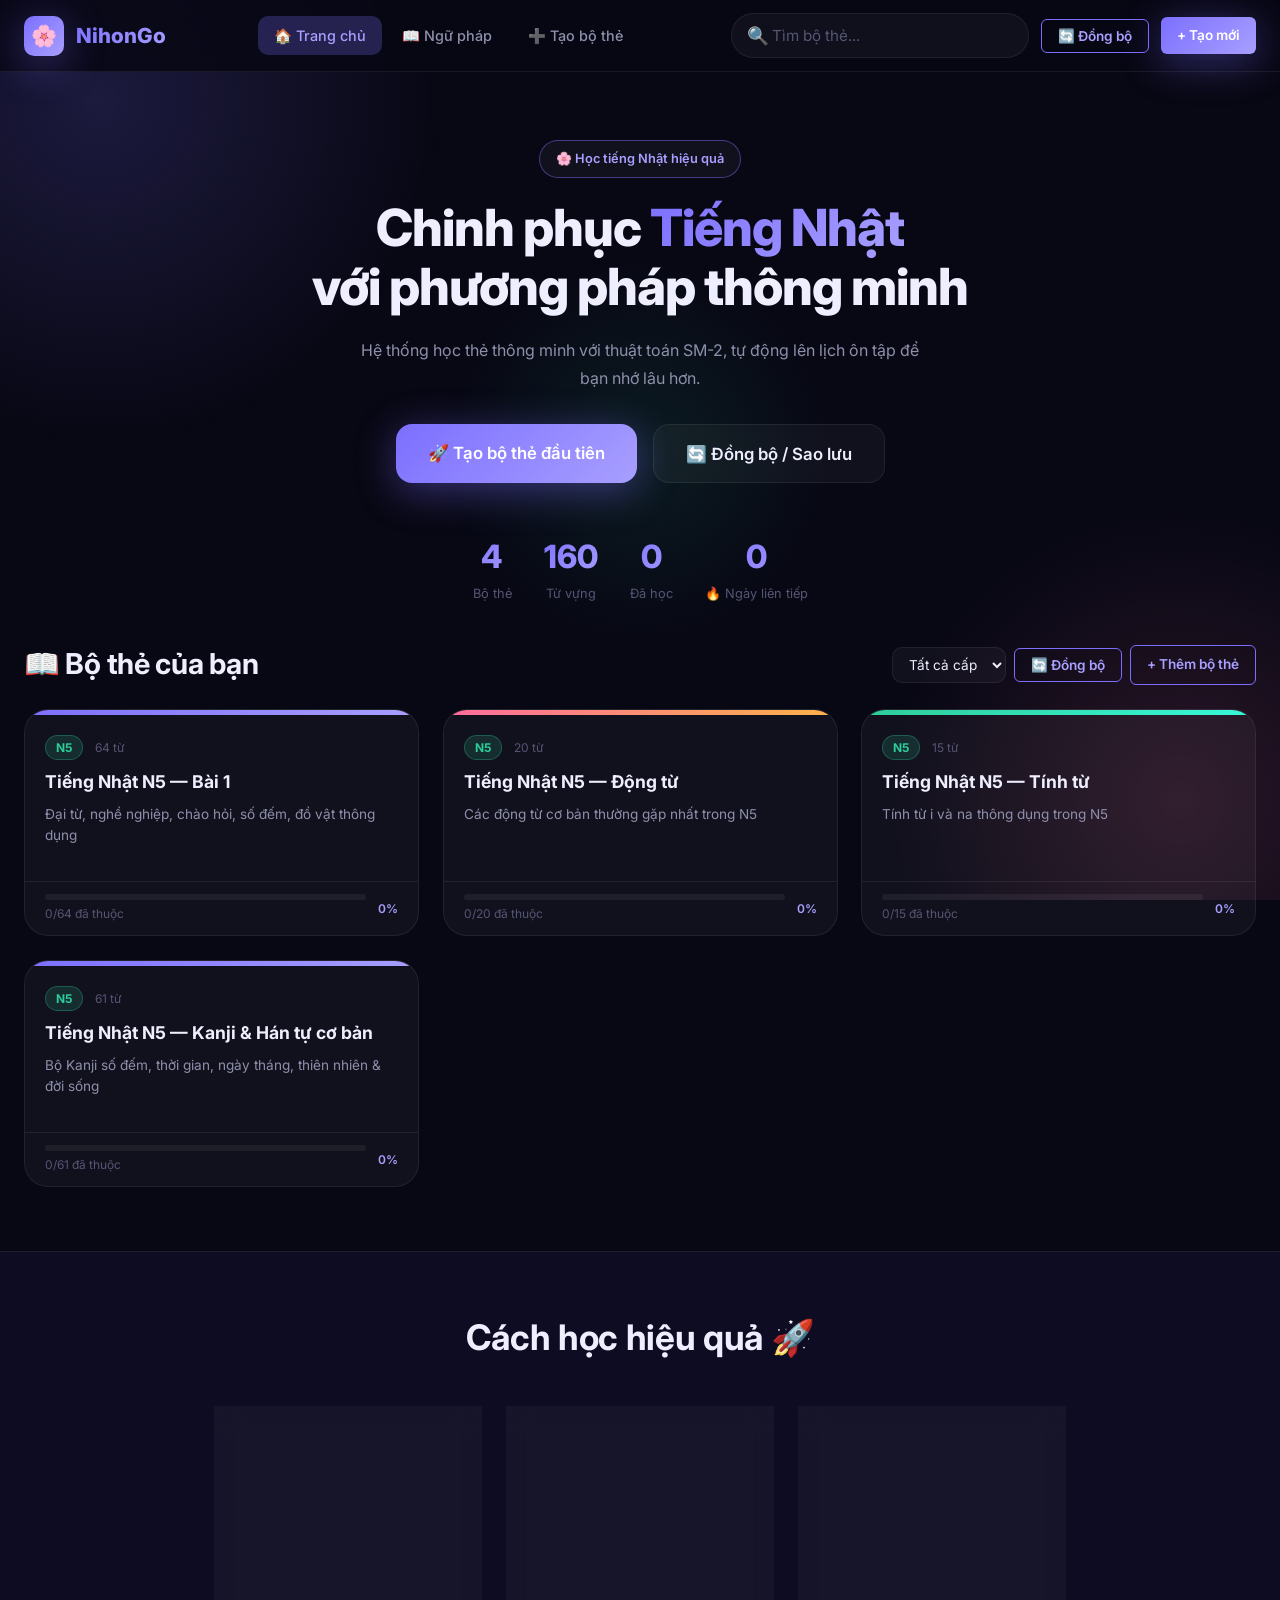
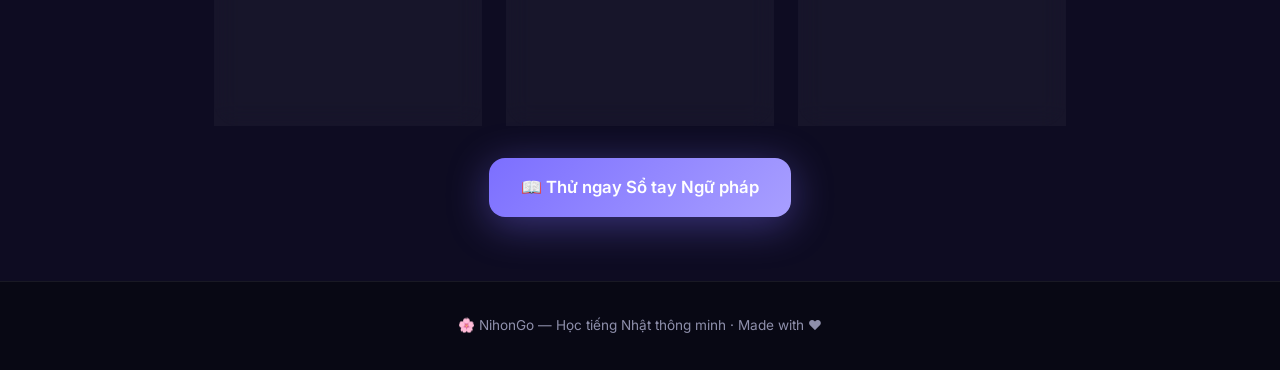
<file: learn.html>
<!DOCTYPE html>
<html lang="vi">
<head>
  <meta charset="UTF-8">
  <meta name="viewport" content="width=device-width, initial-scale=1.0">
  <title>Học thông minh — NihonGo</title>
  <link rel="stylesheet" href="css/style.css">
  <link rel="stylesheet" href="css/components.css">
  <link rel="stylesheet" href="css/animations.css">
</head>
<body>
  <div class="bg-mesh"><div class="orb3"></div></div>
  <div id="navbar-placeholder"></div>

  <main class="page">
    <div class="container-sm" style="padding-top:var(--sp-8);">

      <!-- SET TITLE -->
      <div class="flex items-center justify-between" style="margin-bottom:var(--sp-6);">
        <h2 id="set-title">🧠 Học thông minh</h2>
        <div class="flex gap-2 items-center">
          <span style="font-size:.8rem;color:var(--clr-primary-light);background:var(--clr-primary-glow);padding:4px 12px;border-radius:var(--r-full);border:1px solid rgba(124,111,255,.3);">SM-2</span>
          <button class="btn btn-ghost btn-sm" onclick="restartLearn()">↺ Làm lại</button>
        </div>
      </div>

      <!-- SESSION HEADER -->
      <div class="session-header">
        <div class="session-progress-wrap progress-wrap">
          <div class="progress-bar" style="width:0%;"></div>
        </div>
        <div class="session-stats">
          <div class="text-center">
            <div class="session-stat-val correct" id="s-correct">0</div>
            <div class="session-stat-lbl">✓ Đúng</div>
          </div>
          <div class="text-center">
            <div class="session-stat-val wrong" id="s-incorrect">0</div>
            <div class="session-stat-lbl">✗ Sai</div>
          </div>
          <div class="text-center" style="min-width:60px;">
            <div class="session-stat-val"><span id="s-current">1</span><span style="color:var(--text-muted);font-weight:400;">/</span><span id="s-total">20</span></div>
            <div class="session-stat-lbl">Câu</div>
          </div>
        </div>
      </div>

      <!-- QUESTION AREA -->
      <div id="question-area"></div>

      <!-- COMPLETE SCREEN -->
      <div id="learn-complete" style="display:none;" class="complete-screen">
        <div class="complete-icon">🌟</div>
        <h2 class="complete-title">Phiên học hoàn tất!</h2>
        <p>Hệ thống SM-2 đã cập nhật lịch ôn tập cho bạn.</p>

        <div class="complete-stats">
          <div class="complete-stat">
            <div class="complete-stat-value" id="comp-correct" style="color:var(--clr-success);">0</div>
            <div class="complete-stat-label">Câu đúng</div>
          </div>
          <div class="complete-stat">
            <div class="complete-stat-value" id="comp-incorrect" style="color:var(--clr-danger);">0</div>
            <div class="complete-stat-label">Câu sai</div>
          </div>
          <div class="complete-stat">
            <div class="complete-stat-value" id="comp-accuracy" style="background:var(--grad-primary);-webkit-background-clip:text;-webkit-text-fill-color:transparent;background-clip:text;">-</div>
            <div class="complete-stat-label">Độ chính xác</div>
          </div>
        </div>

        <div style="background:var(--glass-bg);border:1px solid var(--glass-border);border-radius:var(--r-md);padding:var(--sp-4) var(--sp-6);margin:var(--sp-6) 0;text-align:left;">
          <div style="font-size:.85rem;color:var(--clr-primary-light);font-weight:600;margin-bottom:var(--sp-2);">💡 SM-2 đã cập nhật:</div>
          <div style="font-size:.85rem;color:var(--text-secondary);">Các từ bạn trả lời đúng sẽ được lên lịch ôn sau 1–6 ngày. Từ sai sẽ xuất hiện lại trong phiên tiếp theo.</div>
        </div>

        <div class="flex gap-4 justify-center flex-wrap">
          <button class="btn btn-primary btn-lg" onclick="restartLearn()">🔄 Học tiếp</button>
          <a class="btn btn-secondary btn-lg" id="back-link">← Quay lại</a>
          <a class="btn btn-outline btn-lg" id="test-link">📝 Làm bài kiểm tra</a>
        </div>
      </div>

    </div>
  </main>

  <script src="js/data.js"></script>
  <script src="js/sm2.js"></script>
  <script src="js/app.js"></script>
  <script src="js/learn.js"></script>
  <script>
    document.addEventListener('DOMContentLoaded', () => {
      const sid = getSetIdFromURL();
      if (sid) {
        document.getElementById('back-link').href = `study-set.html?set=${sid}`;
        document.getElementById('test-link').href = `test.html?set=${sid}`;
      }
    });
  </script>
</body>
</html>
</file>
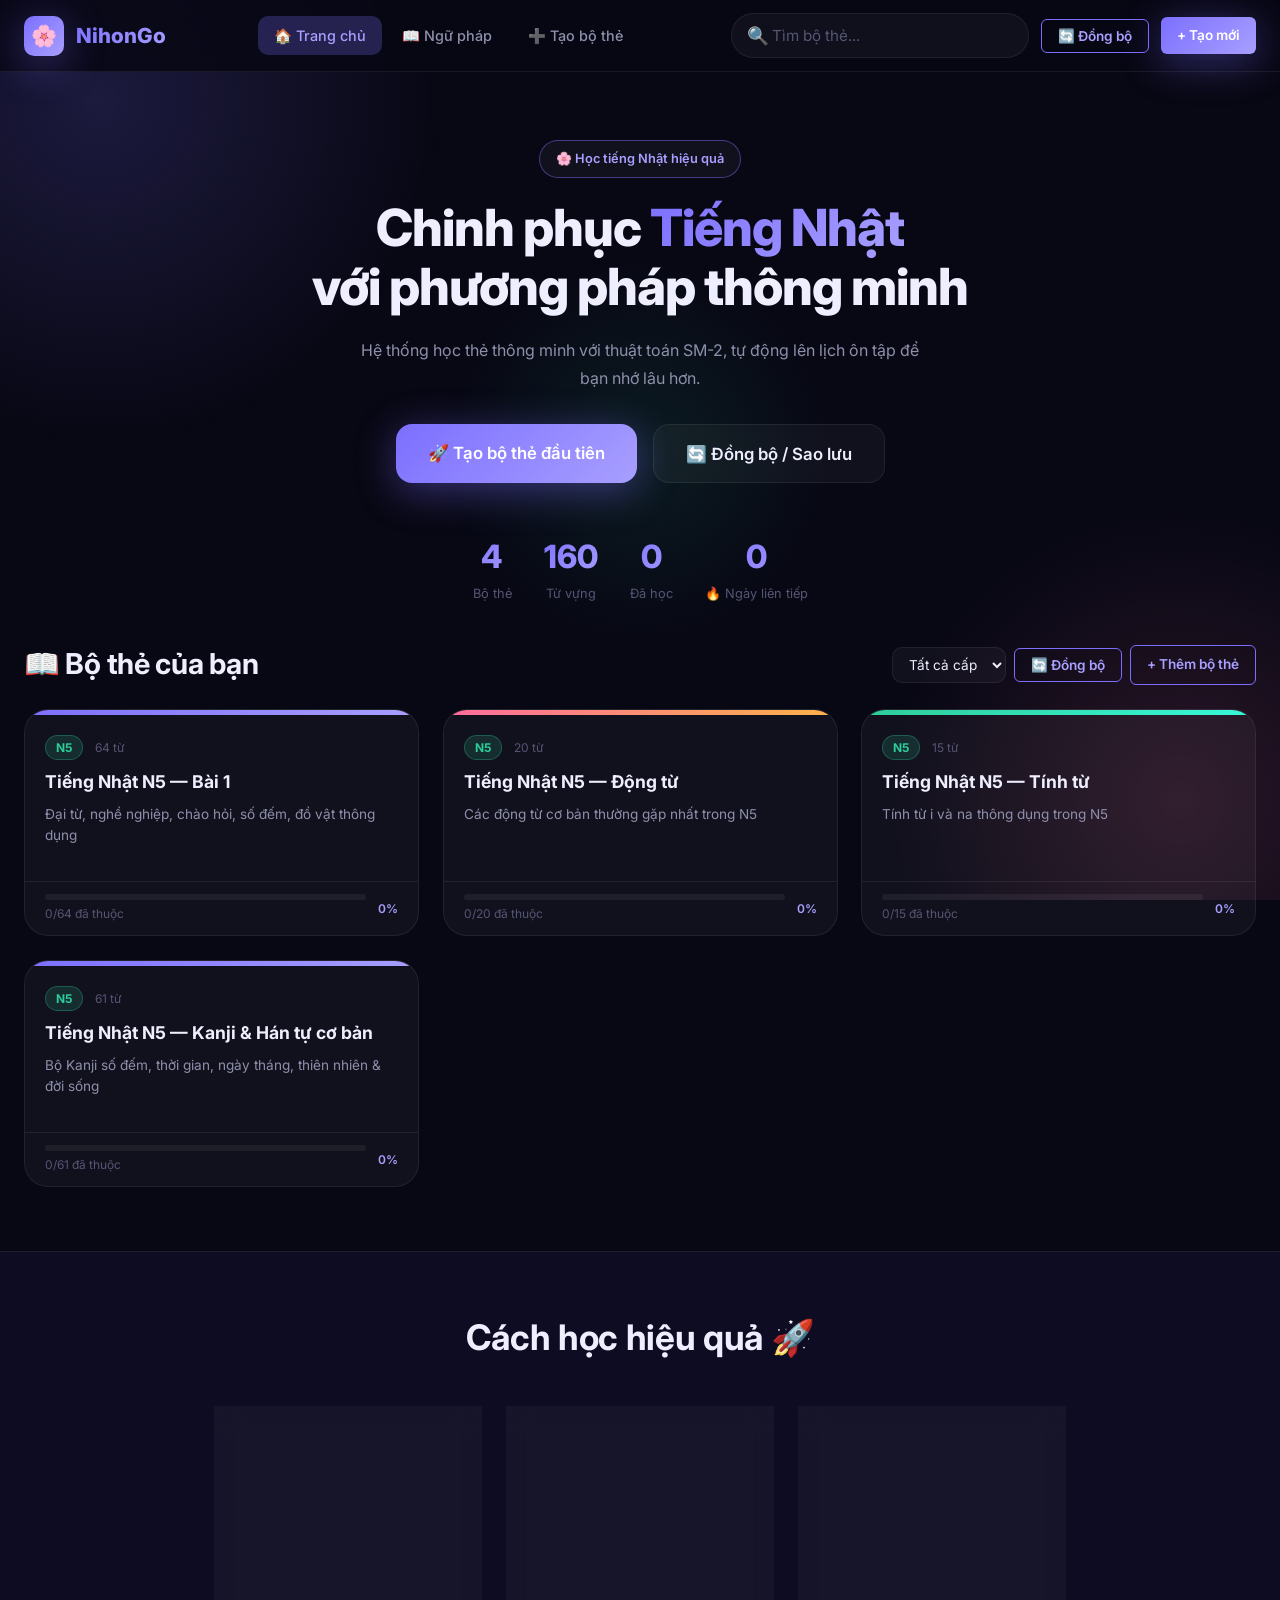
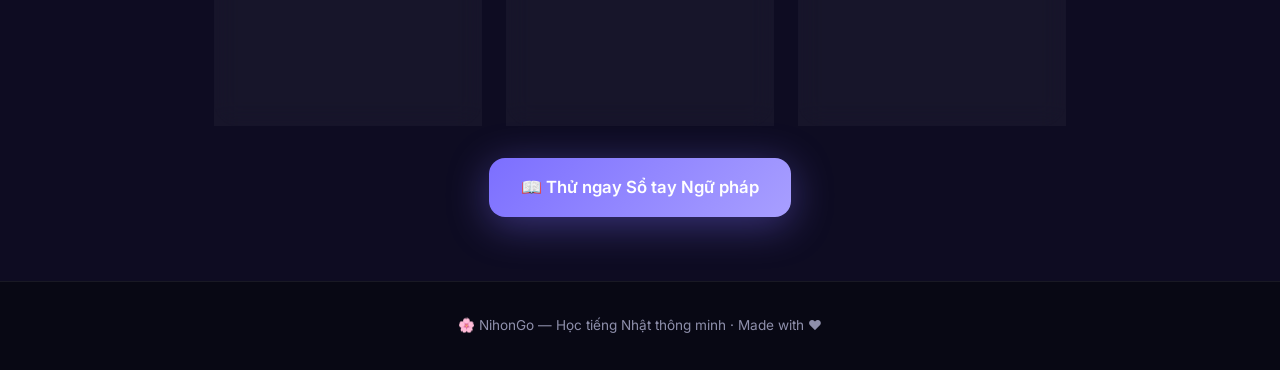
<file: match.html>
<!DOCTYPE html>
<html lang="vi">
<head>
  <meta charset="UTF-8">
  <meta name="viewport" content="width=device-width, initial-scale=1.0">
  <title>Ghép thẻ — NihonGo</title>
  <link rel="stylesheet" href="css/style.css">
  <link rel="stylesheet" href="css/components.css">
  <link rel="stylesheet" href="css/animations.css">
</head>
<body>
  <div class="bg-mesh"><div class="orb3"></div></div>
  <div id="navbar-placeholder"></div>

  <main class="page">
    <div class="container-md" style="padding-top:var(--sp-8);">

      <!-- HEADER -->
      <div class="flex items-center justify-between" style="margin-bottom:var(--sp-6);flex-wrap:wrap;gap:var(--sp-4);">
        <div>
          <h2 id="set-title">🔗 Ghép thẻ</h2>
          <div style="font-size:.85rem;color:var(--text-muted);margin-top:4px;">Ghép từ tiếng Nhật với nghĩa tiếng Việt đúng</div>
        </div>
        <div class="flex gap-3 items-center">
          <div class="flex items-center gap-2">
            <span style="font-size:.85rem;color:var(--text-muted);">Số cặp:</span>
            <select class="form-select" style="width:auto;" onchange="changeCount(this.value)">
              <option value="4">4 cặp</option>
              <option value="6" selected>6 cặp</option>
              <option value="8">8 cặp</option>
              <option value="10">10 cặp</option>
            </select>
          </div>
          <button class="btn btn-outline btn-sm" onclick="playAgain()">↺ Làm lại</button>
        </div>
      </div>

      <!-- MATCH BOARD -->
      <div id="match-board">
        <!-- STATS BAR -->
        <div class="flex items-center gap-4 flex-wrap" style="margin-bottom:var(--sp-5);padding:var(--sp-3) var(--sp-4);background:var(--glass-bg);border:1px solid var(--glass-border);border-radius:var(--r-md);">
          <div class="flex items-center gap-2">
            <span style="font-size:1.2rem;">⏱️</span>
            <div>
              <div style="font-size:1.15rem;font-weight:800;" id="match-timer">0:00</div>
              <div style="font-size:.7rem;color:var(--text-muted);">Thời gian</div>
            </div>
          </div>
          <div class="flex items-center gap-2">
            <span style="font-size:1.2rem;">✅</span>
            <div>
              <div style="font-size:1.15rem;font-weight:800;" id="match-found">0</div>
              <div style="font-size:.7rem;color:var(--text-muted);">Đã ghép</div>
            </div>
          </div>
          <div class="flex items-center gap-2" style="margin-left:auto;">
            <span style="font-size:.8rem;color:var(--text-muted);" id="match-count">6 cặp</span>
          </div>
        </div>

        <!-- HINT -->
        <div style="text-align:center;font-size:.82rem;color:var(--text-muted);margin-bottom:var(--sp-4);">
          💡 Click vào 1 từ tiếng Nhật, sau đó click vào nghĩa tương ứng
        </div>

        <!-- GRID -->
        <div class="match-grid" id="match-grid">
          <!-- Tiles rendered by JS -->
        </div>
      </div>

      <!-- COMPLETE SCREEN -->
      <div id="match-complete" style="display:none;" class="complete-screen">
        <div class="complete-icon">🏆</div>
        <h2 class="complete-title">Ghép thành công!</h2>
        <p>Bạn đã ghép đúng tất cả các cặp từ!</p>

        <div class="complete-stats">
          <div class="complete-stat">
            <div class="complete-stat-value" id="comp-time" style="background:var(--grad-primary);-webkit-background-clip:text;-webkit-text-fill-color:transparent;background-clip:text;">0:00</div>
            <div class="complete-stat-label">⏱️ Thời gian</div>
          </div>
          <div class="complete-stat">
            <div class="complete-stat-value" id="comp-mistakes" style="color:var(--clr-danger);">0</div>
            <div class="complete-stat-label">✗ Lần sai</div>
          </div>
        </div>

        <div style="font-size:.9rem;color:var(--clr-warning);font-weight:600;margin:var(--sp-2) 0 var(--sp-8);" id="comp-best"></div>

        <div class="flex gap-4 justify-center flex-wrap">
          <button class="btn btn-primary btn-lg" onclick="playAgain()">🔄 Chơi lại</button>
          <button class="btn btn-secondary btn-lg" onclick="changeCount(10)">⬆️ Tăng độ khó</button>
          <a class="btn btn-outline btn-lg" id="back-link-match">← Quay lại</a>
        </div>
      </div>

    </div>
  </main>

  <script src="js/data.js"></script>
  <script src="js/sm2.js"></script>
  <script src="js/app.js"></script>
  <script src="js/match.js"></script>
  <script>
    document.addEventListener('DOMContentLoaded', () => {
      const sid = getSetIdFromURL();
      if (sid) {
        const el = document.getElementById('back-link-match');
        if (el) el.href = `study-set.html?set=${sid}`;
      }
    });
  </script>
</body>
</html>
</file>
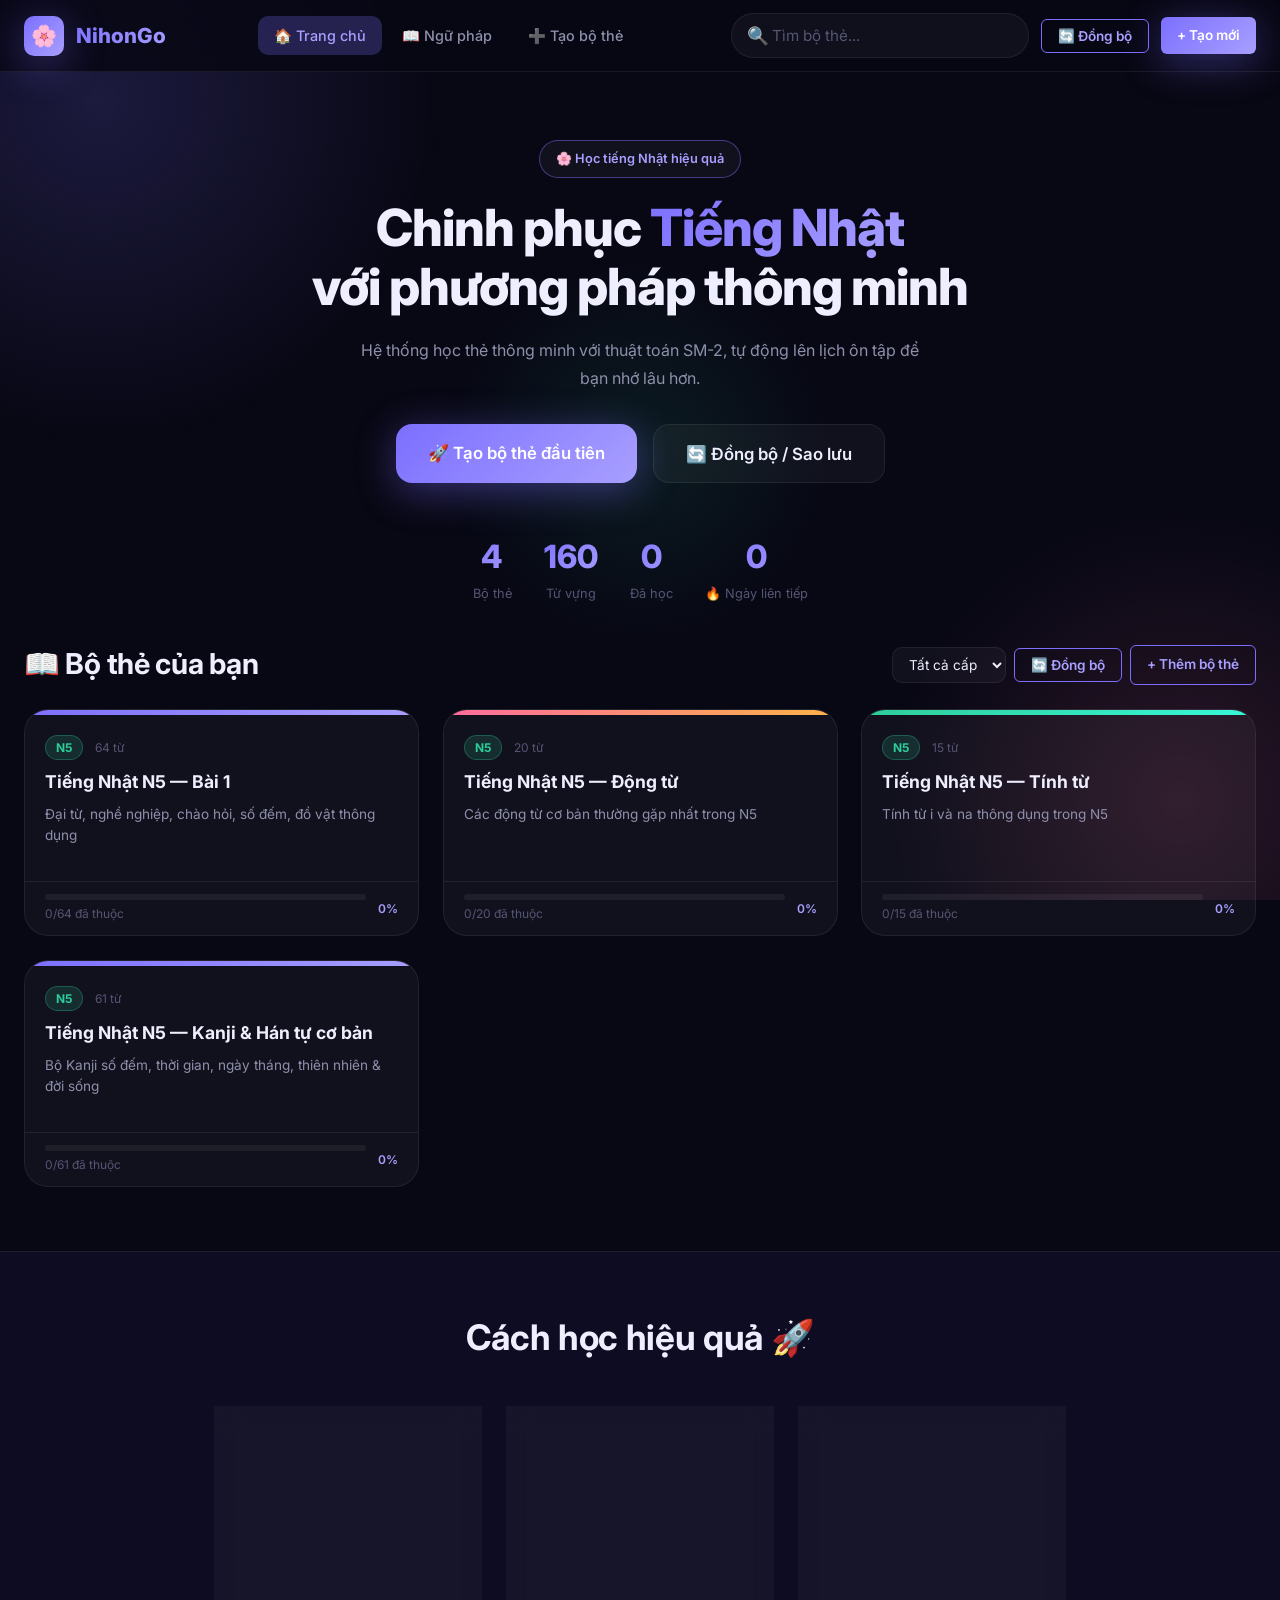
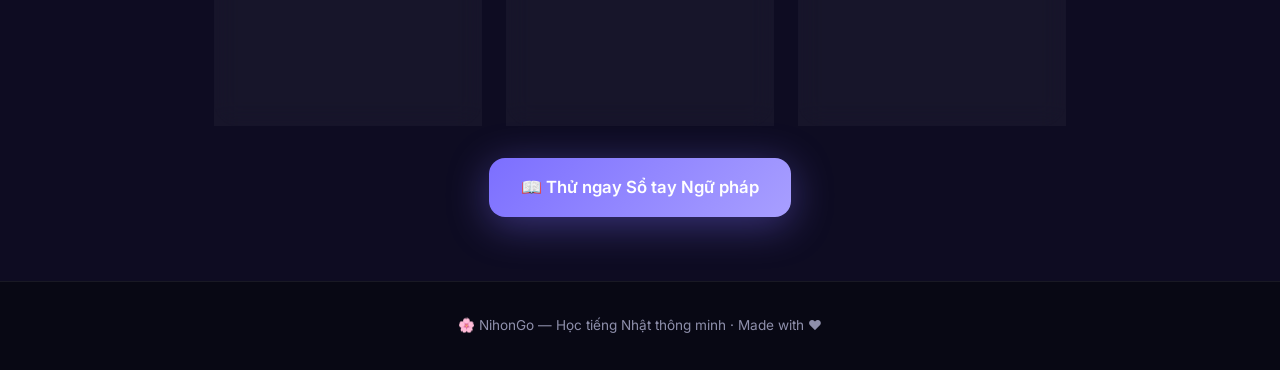
<file: study-set.html>
<!DOCTYPE html>
<html lang="vi">
<head>
  <meta charset="UTF-8">
  <meta name="viewport" content="width=device-width, initial-scale=1.0">
  <title>Chi tiết bộ thẻ — NihonGo</title>
  <link rel="stylesheet" href="css/style.css">
  <link rel="stylesheet" href="css/components.css">
  <link rel="stylesheet" href="css/animations.css">
</head>
<body>
  <div class="bg-mesh"><div class="orb3"></div></div>
  <div id="navbar-placeholder"></div>

  <main class="page">
    <div class="container-md" style="padding-top:var(--sp-8);">

      <!-- SET HEADER -->
      <div class="flex items-start justify-between gap-4" style="margin-bottom:var(--sp-6);flex-wrap:wrap;">
        <div>
          <div class="flex gap-3 items-center" style="margin-bottom:var(--sp-2);">
            <span id="set-level" class="badge-n5">N5</span>
            <span id="set-count" style="font-size:.85rem;color:var(--text-muted);">64 từ</span>
          </div>
          <h1 id="set-title">Đang tải...</h1>
          <p id="set-desc" style="margin-top:var(--sp-2);"></p>
        </div>
        <div class="flex gap-2 flex-wrap">
          <button class="btn btn-outline btn-sm" onclick="openSyncModal('export', getSetIdFromURL())" title="Đồng bộ bộ thẻ này sang điện thoại">📤 Đồng bộ / Xuất thẻ</button>
          <button class="btn btn-ghost btn-sm" onclick="editSet()">✏️ Chỉnh sửa</button>
          <button class="btn btn-ghost btn-sm" id="btn-delete" style="color:var(--clr-danger);" onclick="deleteSet()">🗑️ Xóa</button>
        </div>
      </div>

      <!-- PREVIEW CAROUSEL -->
      <div class="preview-carousel" id="preview-carousel">
        <div class="preview-word" id="preview-word">
          <div style="font-size:1.1rem;font-weight:600;color:var(--clr-primary-light);letter-spacing:.08em;margin-bottom:2px;" id="prev-romaji"></div>
          <div style="color:var(--text-secondary);font-size:1.05rem;margin-bottom:4px;font-family:'Noto Sans JP',sans-serif;" id="prev-reading"></div>
          <div class="japanese-lg" id="prev-front">わたし</div>
          <div style="color:var(--text-primary);font-weight:600;font-size:1.15rem;margin-top:8px;" id="prev-back">tôi</div>
        </div>
        <button style="position:absolute;left:16px;top:50%;transform:translateY(-50%);" class="btn btn-icon" onclick="prevPreview()">←</button>
        <button style="position:absolute;right:16px;top:50%;transform:translateY(-50%);" class="btn btn-icon" onclick="nextPreview()">→</button>
        <button style="position:absolute;top:16px;right:16px;" class="btn btn-icon" onclick="speak(currentPreviewWord())">🔊</button>
      </div>
      <div class="preview-dots" id="preview-dots"></div>

      <div class="grid-2" style="margin-top:var(--sp-8);">
        <!-- MODE BUTTONS -->
        <div>
          <h3 style="margin-bottom:var(--sp-4);">Chọn chế độ học</h3>
          <div class="mode-list" id="mode-list">
            <!-- Rendered by JS -->
          </div>
        </div>

        <!-- PROGRESS -->
        <div>
          <h3 style="margin-bottom:var(--sp-4);">Tiến độ của bạn <span style="font-size:.8rem;font-weight:400;color:var(--text-muted);">ℹ️</span></h3>
          <div class="card-glass" style="padding:var(--sp-6);">
            <div class="flex items-center gap-6">
              <div class="progress-ring-wrap">
                <svg class="progress-ring" width="100" height="100" viewBox="0 0 100 100">
                  <defs>
                    <linearGradient id="ringGrad" x1="0%" y1="0%" x2="100%" y2="100%">
                      <stop offset="0%" stop-color="#7C6FFF"/>
                      <stop offset="100%" stop-color="#A89FFF"/>
                    </linearGradient>
                  </defs>
                  <circle class="progress-ring-track" cx="50" cy="50" r="40"/>
                  <circle class="progress-ring-fill" cx="50" cy="50" r="40" id="ring-fill"/>
                </svg>
                <div class="progress-ring-label">
                  <div id="ring-pct" style="font-size:1.4rem;font-weight:800;background:var(--grad-primary);-webkit-background-clip:text;-webkit-text-fill-color:transparent;background-clip:text;">0%</div>
                  <div class="progress-ring-sublabel">thuộc</div>
                </div>
              </div>
              <div class="flex-1">
                <div class="flex items-center justify-between" style="margin-bottom:var(--sp-2);">
                  <span style="font-size:.85rem;display:flex;align-items:center;gap:6px;"><span style="width:10px;height:10px;border-radius:50%;background:var(--clr-success);display:inline-block;"></span> Đã thuộc</span>
                  <span id="prog-known" style="font-weight:700;">0</span>
                </div>
                <div class="flex items-center justify-between" style="margin-bottom:var(--sp-2);">
                  <span style="font-size:.85rem;display:flex;align-items:center;gap:6px;"><span style="width:10px;height:10px;border-radius:50%;background:var(--clr-warning);display:inline-block;"></span> Đang học</span>
                  <span id="prog-learning" style="font-weight:700;">0</span>
                </div>
                <div class="flex items-center justify-between">
                  <span style="font-size:.85rem;display:flex;align-items:center;gap:6px;"><span style="width:10px;height:10px;border-radius:50%;background:var(--text-muted);display:inline-block;"></span> Chưa học</span>
                  <span id="prog-unseen" style="font-weight:700;">0</span>
                </div>
                <hr class="divider">
                <div class="flex items-center justify-between">
                  <span style="font-size:.85rem;">Tổng</span>
                  <span id="prog-total" style="font-weight:700;">0 từ</span>
                </div>
              </div>
            </div>
          </div>

          <div style="margin-top:var(--sp-4);">
            <button class="btn btn-outline" style="width:100%;" onclick="resetProgress()">🔄 Đặt lại tiến độ</button>
          </div>
        </div>
      </div>

      <!-- WORD LIST -->
      <div style="margin-top:var(--sp-10);">
        <div class="flex items-center justify-between gap-3 flex-wrap" style="margin-bottom:var(--sp-4);">
          <h3>Danh sách từ</h3>
          <div class="search-wrap" style="flex:1;min-width:220px;max-width:320px;">
            <span class="icon">🔍</span>
            <input type="text" class="search-input" id="word-search" placeholder="Tìm từ..." oninput="filterWords(this.value)">
          </div>
        </div>
        <div class="word-list" id="word-list"></div>
      </div>

    </div>
  </main>

  <!-- Confirm delete modal -->
  <div class="modal-overlay hidden" id="delete-modal">
    <div class="modal-box">
      <div class="modal-title">🗑️ Xóa bộ thẻ?</div>
      <div class="modal-body">Hành động này không thể hoàn tác. Toàn bộ tiến độ cũng sẽ bị xóa.</div>
      <div class="modal-actions">
        <button class="btn btn-secondary" onclick="closeModal()">Hủy</button>
        <button class="btn btn-danger" onclick="confirmDelete()">Xóa</button>
      </div>
    </div>
  </div>

  <script src="js/data.js"></script>
  <script src="js/sm2.js"></script>
  <script src="js/app.js"></script>
  <script>
    let currentSet   = null;
    let previewIndex = 0;

    const MODES = [
      { key:'flashcard', icon:'🃏', color:'linear-gradient(135deg,#7C6FFF,#A89FFF)', label:'Thẻ ghi nhớ',  desc:'Lật thẻ, ghi nhớ từ mới. Vuốt để đánh giá.' },
      { key:'learn',     icon:'🧠', color:'linear-gradient(135deg,#FF6B9D,#FFB347)', label:'Học thông minh', desc:'SM-2: từ khó xuất hiện nhiều hơn.' },
      { key:'test',      icon:'📝', color:'linear-gradient(135deg,#2ECC9A,#38F9D7)', label:'Kiểm tra',     desc:'Trắc nghiệm, đúng/sai và điền chỗ trống.' },
      { key:'match',     icon:'🔗', color:'linear-gradient(135deg,#38B2FF,#7C6FFF)', label:'Ghép thẻ',    desc:'Ghép từ với nghĩa đúng, thi đua thời gian.' },
    ];

    document.addEventListener('DOMContentLoaded', () => {
      const setId = getSetIdFromURL();
      if (!setId) { window.location.href = 'index.html'; return; }

      currentSet = DB.getSet(setId);
      if (!currentSet) { window.location.href = 'index.html'; return; }

      document.getElementById('navbar-placeholder').innerHTML = renderNavbar('set');
      renderPage();
    });

    function renderPage() {
      const s = currentSet;
      document.title = `${s.name} — NihonGo`;
      document.getElementById('set-title').textContent  = s.name;
      document.getElementById('set-desc').textContent   = s.description || '';
      document.getElementById('set-count').textContent  = `${s.cards.length} từ`;
      document.getElementById('set-level').textContent  = s.level;
      document.getElementById('set-level').className    = `badge-${s.level.toLowerCase()}`;

      renderModes();
      renderPreview();
      renderProgress();
      renderWordList(s.cards);
    }

    function renderModes() {
      const sid = currentSet.id;
      document.getElementById('mode-list').innerHTML = MODES.map(m => `
        <a href="${m.key}.html?set=${sid}" class="mode-btn">
          <div class="mode-btn-icon" style="background:${m.color};">${m.icon}</div>
          <div>
            <div class="mode-btn-label">${m.label}</div>
            <div class="mode-btn-desc">${m.desc}</div>
          </div>
          <span class="mode-btn-arrow">›</span>
        </a>
      `).join('');
    }

    function renderPreview() {
      const cards = currentSet.cards;
      renderPreviewCard(0);

      // Dots
      const dotsEl = document.getElementById('preview-dots');
      const maxDots = Math.min(cards.length, 9);
      dotsEl.innerHTML = Array.from({length: maxDots}, (_, i) =>
        `<div class="preview-dot ${i===0?'active':''}" onclick="goPreview(${i})"></div>`
      ).join('');
    }

    function renderPreviewCard(i) {
      const card = currentSet.cards[i];
      if (!card) return;
      document.getElementById('prev-front').textContent   = card.front;
      const romajiEl = document.getElementById('prev-romaji');
      if (romajiEl) romajiEl.textContent = card.romaji ? `[ ${card.romaji} ]` : '';
      document.getElementById('prev-reading').textContent = card.hiragana !== card.front ? card.hiragana : '';
      document.getElementById('prev-back').textContent    = card.back;

      document.querySelectorAll('.preview-dot').forEach((d, di) => {
        d.classList.toggle('active', di === i);
      });

      // Animate
      const pw = document.getElementById('preview-word');
      pw.style.animation = 'none'; pw.offsetHeight;
      pw.style.animation = 'fadeIn .35s ease both';
    }

    function currentPreviewWord() { return currentSet.cards[previewIndex]?.front || ''; }
    function prevPreview() { previewIndex = (previewIndex - 1 + currentSet.cards.length) % currentSet.cards.length; renderPreviewCard(previewIndex); }
    function nextPreview() { previewIndex = (previewIndex + 1) % currentSet.cards.length; renderPreviewCard(previewIndex); }
    function goPreview(i) { previewIndex = i; renderPreviewCard(i); }

    // Auto-advance preview
    setInterval(() => { if (document.visibilityState === 'visible') nextPreview(); }, 4000);

    function renderProgress() {
      const prog = DB.getSetProgress(currentSet.id);
      document.getElementById('prog-known').textContent    = prog.known;
      document.getElementById('prog-learning').textContent = prog.learning;
      document.getElementById('prog-unseen').textContent   = prog.unseen;
      document.getElementById('prog-total').textContent    = `${prog.total} từ`;
      document.getElementById('ring-pct').textContent      = `${prog.pct}%`;

      const fill = document.getElementById('ring-fill');
      const circ = 2 * Math.PI * 40;
      fill.style.strokeDasharray  = circ;
      fill.style.strokeDashoffset = circ * (1 - prog.pct / 100);
    }

    let allCards = [];
    function renderWordList(cards) {
      allCards = cards;
      const list = document.getElementById('word-list');
      list.innerHTML = cards.map((c, i) => {
        const p  = DB.getProgress(currentSet.id, c.id);
        const nextStr = p.lastSeen ? SM2.formatNextReview(p.nextReview) : 'Chưa học';
        return `
          <div class="word-item anim-fadeInUp" style="animation-delay:${Math.min(i, 20) * 0.02}s;">
            <div>
              ${c.romaji ? `<div style="font-size:.8rem;font-weight:600;color:var(--clr-primary-light);letter-spacing:.05em;">[ ${c.romaji} ]</div>` : ''}
              ${c.hiragana && c.hiragana !== c.front ? `<div style="font-size:.85rem;color:var(--text-secondary);font-family:'Noto Sans JP',sans-serif;">${c.hiragana}</div>` : ''}
              <div class="word-item-jp" style="font-size:1.2rem;font-weight:700;">${c.front}</div>
            </div>
            <div>
              <div class="word-item-vn" style="font-weight:600;">${c.back}</div>
              <div style="font-size:.75rem;color:var(--text-muted);margin-top:2px;">Ôn: ${nextStr}</div>
            </div>
            <div class="word-item-acts">
              <button class="btn btn-icon" onclick="speak('${c.front.replace(/'/g,"\\'")}')" title="Phát âm">🔊</button>
            </div>
          </div>
        `;
      }).join('');
    }

    function filterWords(q) {
      const filtered = allCards.filter(c =>
        c.front.includes(q) || c.back.includes(q) || c.romaji?.includes(q.toLowerCase()) || c.hiragana?.includes(q)
      );
      renderWordList(filtered);
    }

    function editSet() { window.location.href = `create.html?set=${currentSet.id}`; }
    function deleteSet() { document.getElementById('delete-modal').classList.remove('hidden'); }
    function closeModal()  { document.getElementById('delete-modal').classList.add('hidden'); }
    function confirmDelete() {
      DB.deleteSet(currentSet.id);
      showToast('Đã xóa bộ thẻ', 'info');
      setTimeout(() => window.location.href = 'index.html', 800);
    }
    function resetProgress() {
      if (!confirm('Đặt lại toàn bộ tiến độ của bộ thẻ này?')) return;
      DB.resetSetProgress(currentSet.id);
      renderProgress();
      showToast('Đã đặt lại tiến độ', 'info');
    }
  </script>
</body>
</html>
</file>
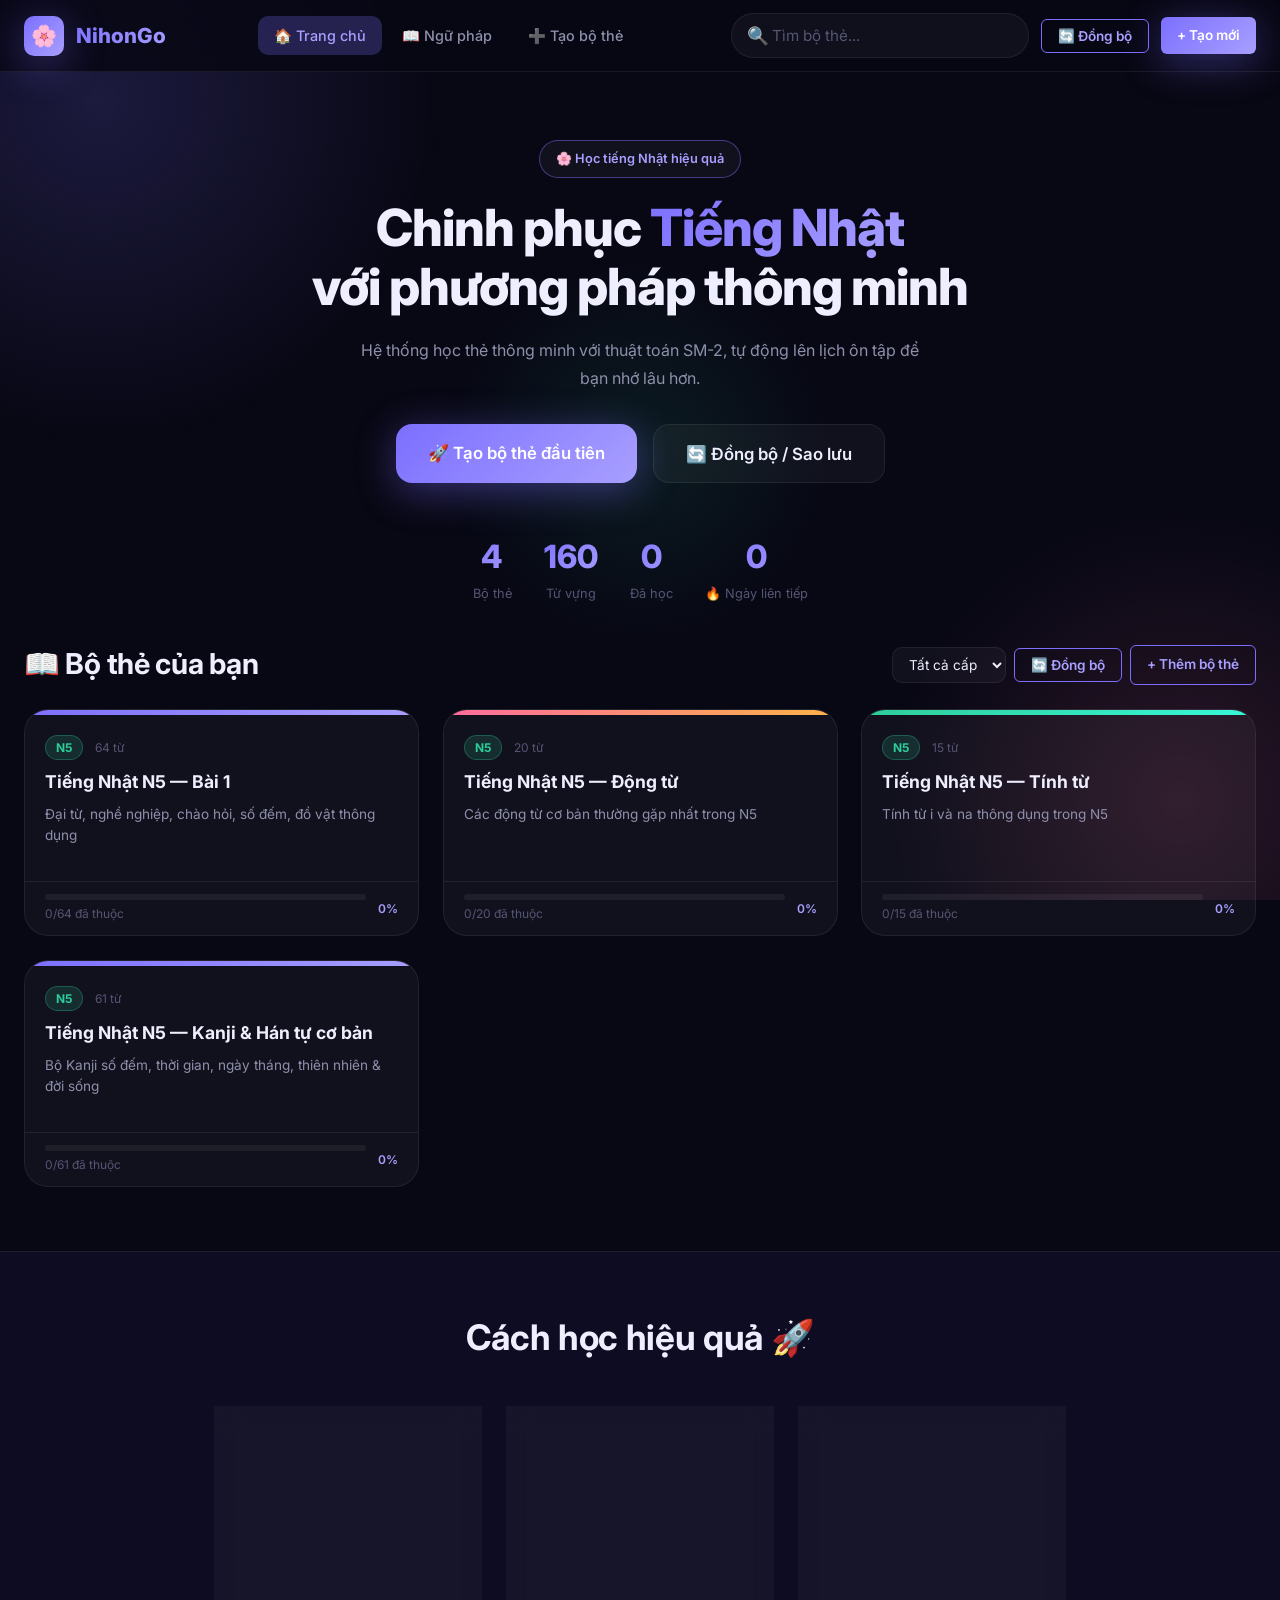
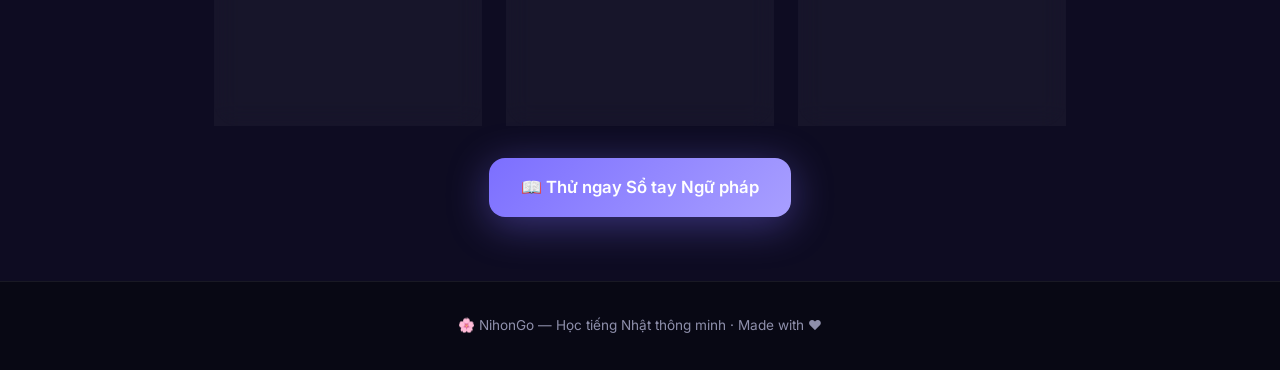
<file: test.html>
<!DOCTYPE html>
<html lang="vi">
<head>
  <meta charset="UTF-8">
  <meta name="viewport" content="width=device-width, initial-scale=1.0">
  <title>Kiểm tra — NihonGo</title>
  <link rel="stylesheet" href="css/style.css">
  <link rel="stylesheet" href="css/components.css">
  <link rel="stylesheet" href="css/animations.css">
</head>
<body>
  <div class="bg-mesh"><div class="orb3"></div></div>
  <div id="navbar-placeholder"></div>

  <main class="page">
    <div class="container-sm" style="padding-top:var(--sp-8);">

      <div class="flex items-center justify-between" style="margin-bottom:var(--sp-8);">
        <h2 id="set-title">📝 Kiểm tra</h2>
        <button class="btn btn-ghost btn-sm" onclick="configTest()">⚙️ Cài đặt</button>
      </div>

      <!-- CONFIG SCREEN -->
      <div id="test-config" style="display:none;">
        <div class="card-glass" style="padding:var(--sp-8);">
          <h3 style="margin-bottom:var(--sp-6);">⚙️ Cài đặt bài kiểm tra</h3>

          <div class="flex-col gap-5">
            <div class="form-group">
              <label class="form-label">Số câu hỏi (tối đa <span id="config-max">64</span>)</label>
              <input type="number" id="config-count" class="form-input" value="10" min="5" max="64">
            </div>

            <div class="form-group">
              <label class="form-label">Hướng câu hỏi</label>
              <select id="config-dir" class="form-select">
                <option value="mixed">Hỗn hợp (đề xuất)</option>
                <option value="jp2vn">Nhật → Việt</option>
                <option value="vn2jp">Việt → Nhật</option>
              </select>
            </div>

            <div class="flex items-center gap-4 flex-wrap">
              <label class="flex items-center gap-3" style="cursor:pointer;">
                <input type="checkbox" id="config-timer" style="width:18px;height:18px;accent-color:var(--clr-primary);">
                <span class="form-label" style="margin:0;">Giới hạn thời gian</span>
              </label>
              <div class="flex items-center gap-2">
                <input type="number" id="config-time" class="form-input" value="120" min="30" max="600" style="width:90px;">
                <span style="color:var(--text-muted);font-size:.85rem;">giây</span>
              </div>
            </div>
          </div>

          <div style="margin-top:var(--sp-8);">
            <button class="btn btn-primary btn-lg" style="width:100%;" onclick="startTest()">🚀 Bắt đầu kiểm tra</button>
          </div>
        </div>
      </div>

      <!-- TEST SESSION -->
      <div id="test-session" style="display:none;">
        <div class="session-header">
          <div class="session-progress-wrap progress-wrap">
            <div class="progress-bar" style="width:0%;"></div>
          </div>
          <div class="session-stats">
            <div class="text-center">
              <div class="session-stat-val"><span id="cur-q">1</span>/<span id="total-q">10</span></div>
              <div class="session-stat-lbl">Câu hỏi</div>
            </div>
          </div>
          <div id="timer-wrap" style="display:none;" class="flex items-center gap-2">
            <div class="test-timer" id="timer-display" style="font-size:1.1rem;font-weight:700;">2:00</div>
          </div>
        </div>

        <div id="q-area"></div>
      </div>

      <!-- RESULTS -->
      <div id="test-results" style="display:none;">
        <div class="results-card anim-bounceIn">
          <div style="font-size:3rem;margin-bottom:var(--sp-4);">🎯</div>
          <div class="results-score" id="res-score">0/10</div>
          <div class="results-grade" id="res-grade">Tốt lắm!</div>
          <div style="font-size:1.5rem;color:var(--text-secondary);margin-bottom:var(--sp-8);">Độ chính xác: <strong id="res-accuracy" style="color:var(--clr-primary-light);">0%</strong></div>

          <div class="flex gap-4 justify-center flex-wrap" style="margin-bottom:var(--sp-8);">
            <button class="btn btn-primary btn-lg" onclick="retakeTest()">🔄 Làm lại</button>
            <button class="btn btn-secondary btn-lg" onclick="configTest()">⚙️ Đổi cài đặt</button>
            <a class="btn btn-outline btn-lg" id="back-to-set-2">← Quay lại</a>
          </div>

          <hr class="divider">
          <h3 style="text-align:left;margin-bottom:var(--sp-4);">Chi tiết câu trả lời</h3>
          <div id="result-detail" class="word-list"></div>
        </div>
      </div>

    </div>
  </main>

  <script src="js/data.js"></script>
  <script src="js/sm2.js"></script>
  <script src="js/app.js"></script>
  <script src="js/test.js"></script>
  <script>
    document.addEventListener('DOMContentLoaded', () => {
      const sid = getSetIdFromURL();
      if (sid) {
        const el = document.getElementById('back-to-set-2');
        if (el) el.href = `study-set.html?set=${sid}`;
      }
    });

    // Update progress bar during test
    const origRender = typeof renderTestQuestion !== 'undefined' ? renderTestQuestion : null;
  </script>
</body>
</html>
</file>
<file: css/style.css>
@import url('https://fonts.googleapis.com/css2?family=Noto+Sans+JP:wght@300;400;500;700;900&family=Inter:wght@300;400;500;600;700;800;900&display=swap');

/* ============================================================
   DESIGN TOKENS
   ============================================================ */
:root {
  /* Brand */
  --clr-primary:       #7C6FFF;
  --clr-primary-dark:  #5A4FE0;
  --clr-primary-light: #A89FFF;
  --clr-primary-glow:  rgba(124,111,255,.25);

  --clr-secondary:       #FF6B9D;
  --clr-secondary-light: #FFA5C3;

  --clr-success:  #2ECC9A;
  --clr-warning:  #FFB347;
  --clr-danger:   #FF4757;

  /* Gradients */
  --grad-primary:   linear-gradient(135deg,#7C6FFF,#A89FFF);
  --grad-secondary: linear-gradient(135deg,#FF6B9D,#FFB347);
  --grad-success:   linear-gradient(135deg,#2ECC9A,#38F9D7);
  --grad-danger:    linear-gradient(135deg,#FF4757,#FF6B9D);
  --grad-hero:      linear-gradient(135deg,#080814 0%,#110D2E 50%,#080814 100%);
  --grad-card:      linear-gradient(135deg,rgba(124,111,255,.08),rgba(255,107,157,.04));

  /* Backgrounds */
  --bg-base:     #080814;
  --bg-elevated: #0E0C22;
  --bg-surface:  #15132E;
  --bg-overlay:  rgba(8,8,20,.85);

  /* Glass */
  --glass-bg:        rgba(255,255,255,.04);
  --glass-bg-hover:  rgba(255,255,255,.07);
  --glass-border:    rgba(255,255,255,.07);
  --glass-border-hi: rgba(124,111,255,.45);

  /* Text */
  --text-primary:   #EEEEFF;
  --text-secondary: #8E8FAB;
  --text-muted:     #555575;

  /* Shadows */
  --shadow-xs: 0 1px 4px rgba(0,0,0,.5);
  --shadow-sm: 0 4px 16px rgba(0,0,0,.5);
  --shadow-md: 0 8px 32px rgba(0,0,0,.55);
  --shadow-lg: 0 20px 60px rgba(0,0,0,.65);
  --shadow-primary: 0 8px 40px rgba(124,111,255,.4);
  --shadow-secondary: 0 8px 40px rgba(255,107,157,.4);

  /* Radii */
  --r-xs:  6px;
  --r-sm:  10px;
  --r-md:  16px;
  --r-lg:  24px;
  --r-xl:  36px;
  --r-2xl: 48px;
  --r-full: 9999px;

  /* Spacing scale */
  --sp-1:  4px;  --sp-2:  8px;  --sp-3: 12px; --sp-4: 16px;
  --sp-5: 20px;  --sp-6: 24px;  --sp-8: 32px;
  --sp-10: 40px; --sp-12: 48px; --sp-16: 64px;

  /* Transitions */
  --ease:        cubic-bezier(.4,0,.2,1);
  --ease-bounce: cubic-bezier(.34,1.56,.64,1);
  --t-fast: .15s; --t-base: .3s; --t-slow: .5s;

  /* Z-index */
  --z-base:    1;
  --z-sticky: 20;
  --z-modal: 100;
  --z-toast: 200;
}

/* ============================================================
   RESET
   ============================================================ */
*,*::before,*::after { box-sizing:border-box; margin:0; padding:0; }
html { scroll-behavior:smooth; font-size:16px; }
body {
  font-family:'Inter','Noto Sans JP',-apple-system,sans-serif;
  background:var(--bg-base);
  color:var(--text-primary);
  min-height:100vh;
  line-height:1.6;
  overflow-x:hidden;
  -webkit-font-smoothing:antialiased;
}
a { color:inherit; text-decoration:none; }
img,svg { display:block; }
button { font-family:inherit; cursor:pointer; border:none; background:none; }
input,select,textarea { font-family:inherit; }
ul,ol { list-style:none; }

::-webkit-scrollbar { width:6px; }
::-webkit-scrollbar-track { background:var(--bg-base); }
::-webkit-scrollbar-thumb { background:var(--clr-primary-dark); border-radius:3px; }
::-webkit-scrollbar-thumb:hover { background:var(--clr-primary); }
::selection { background:var(--clr-primary); color:#fff; }

/* ============================================================
   TYPOGRAPHY
   ============================================================ */
h1 { font-size:clamp(1.9rem,4.5vw,3.2rem); font-weight:800; line-height:1.15; letter-spacing:-.02em; }
h2 { font-size:clamp(1.4rem,3vw,2.2rem); font-weight:700; line-height:1.2; letter-spacing:-.01em; }
h3 { font-size:clamp(1.1rem,2vw,1.5rem); font-weight:600; }
h4 { font-size:1rem; font-weight:600; }
p  { color:var(--text-secondary); line-height:1.75; }

.text-gradient {
  background:var(--grad-primary);
  -webkit-background-clip:text;
  -webkit-text-fill-color:transparent;
  background-clip:text;
}
.text-gradient-2 {
  background:var(--grad-secondary);
  -webkit-background-clip:text;
  -webkit-text-fill-color:transparent;
  background-clip:text;
}

.japanese      { font-family:'Noto Sans JP',sans-serif; font-weight:500; }
.japanese-xl   { font-family:'Noto Sans JP',sans-serif; font-size:clamp(3rem,10vw,6rem); font-weight:700; line-height:1.05; }
.japanese-lg   { font-family:'Noto Sans JP',sans-serif; font-size:clamp(2rem,6vw,3.5rem); font-weight:700; }
.japanese-md   { font-family:'Noto Sans JP',sans-serif; font-size:clamp(1.2rem,3vw,1.8rem); font-weight:500; }

/* ============================================================
   LAYOUT
   ============================================================ */
.container    { width:100%; max-width:1280px; margin:0 auto; padding:0 var(--sp-6); }
.container-md { width:100%; max-width:900px;  margin:0 auto; padding:0 var(--sp-6); }
.container-sm { width:100%; max-width:680px;  margin:0 auto; padding:0 var(--sp-6); }

.page { min-height:100vh; padding-top:76px; }
.section { padding:var(--sp-16) 0; }

/* Flex helpers */
.flex         { display:flex; }
.flex-col     { display:flex; flex-direction:column; }
.text-center  { text-align:center; }
.items-center { align-items:center; }
.items-start  { align-items:flex-start; }
.justify-center  { justify-content:center; }
.justify-between { justify-content:space-between; }
.justify-end     { justify-content:flex-end; }
.flex-wrap    { flex-wrap:wrap; }
.flex-1       { flex:1; }
.gap-1 { gap:var(--sp-1); } .gap-2 { gap:var(--sp-2); }
.gap-3 { gap:var(--sp-3); } .gap-4 { gap:var(--sp-4); }
.gap-5 { gap:var(--sp-5); } .gap-6 { gap:var(--sp-6); }
.gap-8 { gap:var(--sp-8); }

/* Grid helpers */
.grid-2 { display:grid; grid-template-columns:repeat(2,1fr); gap:var(--sp-6); }
.grid-3 { display:grid; grid-template-columns:repeat(3,1fr); gap:var(--sp-6); }
.grid-4 { display:grid; grid-template-columns:repeat(4,1fr); gap:var(--sp-4); }

@media(max-width:1024px) {
  .grid-3 { grid-template-columns:repeat(2,1fr); }
  .grid-4 { grid-template-columns:repeat(2,1fr); }
}

@media(max-width:768px) {
  .container, .container-md, .container-sm { padding:0 var(--sp-4); }
  .page { padding-top:64px; }
  .navbar { height:62px; }
  .section { padding:var(--sp-10) 0; }
  .grid-2, .grid-3, .grid-4 { grid-template-columns:1fr; gap:var(--sp-4); }
  .hide-mobile { display:none !important; }
  
  .hero { padding:var(--sp-10) 0 var(--sp-6); }
  .hero-stats {
    display:grid;
    grid-template-columns:repeat(2, 1fr);
    gap:var(--sp-4);
    margin-top:var(--sp-8);
  }
  .hero-stat {
    background:var(--glass-bg);
    border:1px solid var(--glass-border);
    border-radius:var(--r-md);
    padding:var(--sp-3);
  }
  .hero-stat-value { font-size:1.6rem; }
  .hero-actions { flex-direction:column; width:100%; max-width:320px; margin:0 auto; }
  .hero-actions .btn { width:100%; }
}

@media(max-width:480px) {
  .container, .container-md, .container-sm { padding:0 var(--sp-3); }
  .hero-title { font-size:1.75rem; }
  .hero-stat-value { font-size:1.4rem; }
  .hero-stats { gap:var(--sp-2); }
  .hero-stat { padding:var(--sp-2); }
}

/* ============================================================
   BACKGROUND MESH (ANIMATED ORBS)
   ============================================================ */
.bg-mesh {
  position:fixed; inset:0; z-index:-1; overflow:hidden; pointer-events:none;
}
.bg-mesh::before {
  content:'';
  position:absolute;
  width:700px; height:700px;
  border-radius:50%;
  background:radial-gradient(circle,rgba(124,111,255,.18) 0%,transparent 70%);
  top:-250px; left:-250px;
  animation:orbFloat 22s ease-in-out infinite;
}
.bg-mesh::after {
  content:'';
  position:absolute;
  width:600px; height:600px;
  border-radius:50%;
  background:radial-gradient(circle,rgba(255,107,157,.14) 0%,transparent 70%);
  bottom:-200px; right:-200px;
  animation:orbFloat 28s ease-in-out infinite reverse;
}
.bg-mesh .orb3 {
  position:absolute;
  width:400px; height:400px;
  border-radius:50%;
  background:radial-gradient(circle,rgba(46,204,154,.1) 0%,transparent 70%);
  top:50%; left:50%;
  transform:translate(-50%,-50%);
  animation:orbFloat 18s ease-in-out infinite 5s;
}

/* ============================================================
   NAVBAR
   ============================================================ */
.navbar {
  position:fixed; top:0; left:0; right:0; z-index:var(--z-sticky);
  height:72px;
  display:flex; align-items:center;
  background:rgba(8,8,20,.85);
  backdrop-filter:blur(24px);
  -webkit-backdrop-filter:blur(24px);
  border-bottom:1px solid var(--glass-border);
  transition:var(--t-base) var(--ease);
}
.navbar-inner {
  width:100%; max-width:1280px; margin:0 auto;
  padding:0 var(--sp-6);
  display:flex; align-items:center; justify-content:space-between; gap:var(--sp-4);
}
.navbar-brand {
  display:flex; align-items:center; gap:var(--sp-3);
  font-weight:800; font-size:1.3rem;
  color:var(--text-primary);
}
.brand-logo {
  width:40px; height:40px;
  background:var(--grad-primary);
  border-radius:var(--r-sm);
  display:flex; align-items:center; justify-content:center;
  font-size:1.3rem;
  box-shadow:var(--shadow-primary);
  flex-shrink:0;
}
.brand-name { background:var(--grad-primary); -webkit-background-clip:text; -webkit-text-fill-color:transparent; background-clip:text; }

.navbar-nav { display:flex; align-items:center; gap:var(--sp-1); }
.navbar-nav a {
  display:flex; align-items:center; gap:var(--sp-2);
  padding:var(--sp-2) var(--sp-4);
  border-radius:var(--r-sm);
  color:var(--text-secondary);
  font-weight:500; font-size:.9rem;
  transition:var(--t-fast) var(--ease);
}
.navbar-nav a:hover { background:var(--glass-bg-hover); color:var(--text-primary); }
.navbar-nav a.active { background:var(--clr-primary-glow); color:var(--clr-primary-light); }

.navbar-actions { display:flex; align-items:center; gap:var(--sp-3); }

/* ============================================================
   HERO SECTION
   ============================================================ */
.hero {
  position:relative;
  padding:var(--sp-16) 0 var(--sp-10);
  text-align:center;
  overflow:hidden;
}
.hero-badge {
  display:inline-flex; align-items:center; gap:var(--sp-2);
  padding:var(--sp-2) var(--sp-4);
  background:var(--glass-bg);
  border:1px solid var(--glass-border-hi);
  border-radius:var(--r-full);
  font-size:.8rem; font-weight:600;
  color:var(--clr-primary-light);
  margin-bottom:var(--sp-5);
  animation:fadeInDown .6s var(--ease) both;
}
.hero-title { margin-bottom:var(--sp-5); animation:fadeInDown .6s var(--ease) .1s both; }
.hero-sub   { max-width:560px; margin:0 auto var(--sp-8); animation:fadeInDown .6s var(--ease) .2s both; }
.hero-actions { display:flex; gap:var(--sp-4); justify-content:center; flex-wrap:wrap; animation:fadeInUp .6s var(--ease) .3s both; }
.hero-stats {
  display:flex; gap:var(--sp-8); justify-content:center;
  margin-top:var(--sp-12);
  animation:fadeInUp .6s var(--ease) .4s both;
}
.hero-stat { text-align:center; }
.hero-stat-value { font-size:2rem; font-weight:800; background:var(--grad-primary); -webkit-background-clip:text; -webkit-text-fill-color:transparent; background-clip:text; }
.hero-stat-label { font-size:.8rem; color:var(--text-muted); margin-top:2px; }

/* ============================================================
   MISC UTILITIES
   ============================================================ */
.card-glass {
  background:var(--glass-bg);
  border:1px solid var(--glass-border);
  border-radius:var(--r-lg);
  backdrop-filter:blur(12px);
  -webkit-backdrop-filter:blur(12px);
  transition:var(--t-base) var(--ease);
}
.card-glass:hover {
  background:var(--glass-bg-hover);
  border-color:var(--glass-border-hi);
  box-shadow:var(--shadow-md);
  transform:translateY(-2px);
}

.divider { height:1px; background:var(--glass-border); border:none; margin:var(--sp-6) 0; }

.tag {
  display:inline-flex; align-items:center;
  padding:3px var(--sp-3);
  border-radius:var(--r-full);
  font-size:.75rem; font-weight:600;
  background:var(--clr-primary-glow);
  color:var(--clr-primary-light);
  border:1px solid rgba(124,111,255,.3);
}
.tag-success { background:rgba(46,204,154,.15); color:var(--clr-success); border-color:rgba(46,204,154,.3); }
.tag-warning { background:rgba(255,179,71,.15); color:var(--clr-warning); border-color:rgba(255,179,71,.3); }
.tag-danger  { background:rgba(255,71,87,.15); color:var(--clr-danger); border-color:rgba(255,71,87,.3); }

.empty-state {
  text-align:center; padding:var(--sp-16) var(--sp-6);
  display:flex; flex-direction:column; align-items:center; gap:var(--sp-4);
}
.empty-icon { font-size:4rem; opacity:.4; }

/* ============================================================
   PROGRESS BAR
   ============================================================ */
.progress-wrap { background:rgba(255,255,255,.06); border-radius:var(--r-full); overflow:hidden; }
.progress-bar  {
  height:100%; border-radius:var(--r-full);
  background:var(--grad-primary);
  transition:width .6s var(--ease);
  position:relative;
  overflow:hidden;
}
.progress-bar::after {
  content:'';
  position:absolute; inset:0;
  background:linear-gradient(90deg,transparent 0%,rgba(255,255,255,.25) 50%,transparent 100%);
  animation:shimmer 2s infinite;
}

/* ============================================================
   SEARCH BAR
   ============================================================ */
.search-wrap {
  position:relative;
  max-width:480px;
}
.search-wrap .icon {
  position:absolute; left:var(--sp-4); top:50%; transform:translateY(-50%);
  color:var(--text-muted); font-size:1.1rem; pointer-events:none;
}
.search-input {
  width:100%; padding:var(--sp-3) var(--sp-4) var(--sp-3) calc(var(--sp-4)*2.5);
  background:var(--glass-bg);
  border:1px solid var(--glass-border);
  border-radius:var(--r-full);
  color:var(--text-primary);
  font-size:.95rem;
  transition:var(--t-fast) var(--ease);
  outline:none;
}
.search-input:focus { border-color:var(--glass-border-hi); background:var(--glass-bg-hover); box-shadow:0 0 0 3px var(--clr-primary-glow); }
.search-input::placeholder { color:var(--text-muted); }

/* ============================================================
   FOOTER
   ============================================================ */
.footer {
  margin-top:auto;
  padding:var(--sp-8) 0;
  border-top:1px solid var(--glass-border);
  text-align:center;
  color:var(--text-muted);
  font-size:.85rem;
}
</file>
<file: css/components.css>
/* ============================================================
   BUTTONS
   ============================================================ */
.btn {
  display:inline-flex; align-items:center; justify-content:center; gap:var(--sp-2);
  padding:var(--sp-3) var(--sp-6);
  border-radius:var(--r-sm);
  font-weight:600; font-size:.95rem;
  cursor:pointer; border:none; outline:none;
  transition:var(--t-fast) var(--ease);
  white-space:nowrap; user-select:none;
  text-decoration:none;
}
.btn:active { transform:scale(.97); }

.btn-primary {
  background:var(--grad-primary);
  color:#fff;
  box-shadow:var(--shadow-primary);
}
.btn-primary:hover { filter:brightness(1.12); box-shadow:0 10px 45px rgba(124,111,255,.5); transform:translateY(-1px); }

.btn-secondary {
  background:var(--glass-bg);
  color:var(--text-primary);
  border:1px solid var(--glass-border);
}
.btn-secondary:hover { background:var(--glass-bg-hover); border-color:var(--glass-border-hi); }

.btn-success {
  background:var(--grad-success);
  color:#fff;
  box-shadow:0 8px 32px rgba(46,204,154,.35);
}
.btn-success:hover { filter:brightness(1.1); transform:translateY(-1px); }

.btn-danger {
  background:var(--grad-danger);
  color:#fff;
  box-shadow:0 8px 32px rgba(255,71,87,.35);
}
.btn-danger:hover { filter:brightness(1.1); transform:translateY(-1px); }

.btn-outline {
  background:transparent;
  color:var(--clr-primary-light);
  border:1.5px solid var(--clr-primary);
}
.btn-outline:hover { background:var(--clr-primary-glow); }

.btn-ghost {
  background:transparent;
  color:var(--text-secondary);
  padding:var(--sp-2) var(--sp-3);
}
.btn-ghost:hover { background:var(--glass-bg-hover); color:var(--text-primary); }

.btn-sm { padding:var(--sp-2) var(--sp-4); font-size:.85rem; border-radius:var(--r-xs); }
.btn-lg { padding:var(--sp-4) var(--sp-8); font-size:1.05rem; border-radius:var(--r-md); }
.btn-icon {
  width:40px; height:40px;
  padding:0; border-radius:var(--r-sm);
  background:var(--glass-bg); border:1px solid var(--glass-border);
  color:var(--text-secondary);
  font-size:1.1rem;
}
.btn-icon:hover { background:var(--glass-bg-hover); color:var(--text-primary); border-color:var(--glass-border-hi); }
.btn-icon-lg { width:52px; height:52px; font-size:1.3rem; border-radius:var(--r-md); }

/* ============================================================
   STUDY SET CARDS (home page grid)
   ============================================================ */
.set-card {
  background:var(--glass-bg);
  border:1px solid var(--glass-border);
  border-radius:var(--r-lg);
  overflow:hidden;
  cursor:pointer;
  transition:var(--t-base) var(--ease);
  text-decoration:none;
  display:flex; flex-direction:column;
}
.set-card:hover {
  transform:translateY(-4px);
  border-color:var(--glass-border-hi);
  box-shadow:var(--shadow-md);
}
.set-card-accent {
  height:5px;
  background:var(--grad-primary);
}
.set-card-body { padding:var(--sp-5); flex:1; }
.set-card-title { font-size:1.1rem; font-weight:700; margin-bottom:var(--sp-2); color:var(--text-primary); }
.set-card-desc  { font-size:.85rem; color:var(--text-secondary); margin-bottom:var(--sp-4); line-height:1.5; }
.set-card-meta  { display:flex; align-items:center; gap:var(--sp-3); flex-wrap:wrap; }
.set-card-count { font-size:.8rem; color:var(--text-muted); display:flex; align-items:center; gap:var(--sp-1); }
.set-card-footer {
  padding:var(--sp-3) var(--sp-5);
  border-top:1px solid var(--glass-border);
  display:flex; align-items:center; justify-content:space-between;
}
.set-card-progress { flex:1; margin-right:var(--sp-3); }
.set-card-progress .progress-wrap { height:6px; }
.set-card-pct { font-size:.75rem; font-weight:600; color:var(--clr-primary-light); white-space:nowrap; }

/* ============================================================
   MODE BUTTONS (study-set.html)
   ============================================================ */
.mode-list { display:flex; flex-direction:column; gap:var(--sp-3); }

.mode-btn {
  display:flex; align-items:center; gap:var(--sp-4);
  padding:var(--sp-4) var(--sp-5);
  background:var(--glass-bg);
  border:1px solid var(--glass-border);
  border-radius:var(--r-md);
  cursor:pointer;
  transition:var(--t-fast) var(--ease);
  text-decoration:none; color:var(--text-primary);
}
.mode-btn:hover {
  background:var(--glass-bg-hover);
  border-color:var(--glass-border-hi);
  transform:translateX(4px);
}
.mode-btn-icon {
  width:48px; height:48px; flex-shrink:0;
  border-radius:var(--r-sm);
  display:flex; align-items:center; justify-content:center;
  font-size:1.5rem;
}
.mode-btn-label { font-size:1.05rem; font-weight:600; }
.mode-btn-desc  { font-size:.8rem; color:var(--text-secondary); margin-top:2px; }
.mode-btn-arrow { margin-left:auto; color:var(--text-muted); font-size:1.1rem; transition:var(--t-fast); }
.mode-btn:hover .mode-btn-arrow { color:var(--text-primary); transform:translateX(3px); }

/* ============================================================
   FLASHCARD (3D flip card)
   ============================================================ */
.fc-scene {
  width:100%;
  max-width:600px;
  aspect-ratio:3/2;
  margin:0 auto;
  perspective:1200px;
  cursor:pointer;
}
.fc-card {
  width:100%; height:100%;
  position:relative;
  transform-style:preserve-3d;
  transition:transform .6s cubic-bezier(.4,0,.2,1);
  user-select:none;
}
.fc-card.flipped { transform:rotateY(180deg); }

.fc-face {
  position:absolute; inset:0;
  backface-visibility:hidden;
  -webkit-backface-visibility:hidden;
  border-radius:var(--r-xl);
  display:flex; flex-direction:column;
  align-items:center; justify-content:center;
  padding:var(--sp-8);
  text-align:center;
  border:1px solid var(--glass-border);
  overflow:hidden;
}
.fc-front {
  background:linear-gradient(145deg,var(--bg-elevated),var(--bg-surface));
  box-shadow:var(--shadow-lg);
}
.fc-back {
  background:linear-gradient(145deg,#12103A,#1E1B4A);
  transform:rotateY(180deg);
  box-shadow:var(--shadow-lg);
  border-color:rgba(124,111,255,.25);
}
.fc-face::before {
  content:'';
  position:absolute;
  top:-50%; left:-50%; width:200%; height:200%;
  background:radial-gradient(circle at 50% 50%,rgba(124,111,255,.06) 0%,transparent 60%);
  pointer-events:none;
}

.fc-japanese { line-height:1.2; margin-bottom:var(--sp-3); }
.fc-reading  { color:var(--clr-primary-light); font-size:1.1rem; font-family:'Noto Sans JP',sans-serif; }
.fc-meaning  { font-size:1.5rem; font-weight:700; color:var(--text-primary); margin-bottom:var(--sp-3); }
.fc-example  { font-size:.85rem; color:var(--text-secondary); max-width:380px; }
.fc-romaji   { font-size:.9rem; color:var(--text-muted); margin-top:var(--sp-2); letter-spacing:.05em; }
.fc-category-tag {
  position:absolute; top:var(--sp-4); left:var(--sp-4);
  padding:3px var(--sp-3); border-radius:var(--r-full);
  font-size:.72rem; font-weight:600;
  background:var(--clr-primary-glow); color:var(--clr-primary-light);
  border:1px solid rgba(124,111,255,.25);
}
.fc-hint {
  position:absolute; bottom:var(--sp-4); right:var(--sp-4);
  font-size:.78rem; color:var(--text-muted);
  display:flex; align-items:center; gap:var(--sp-1);
}
.fc-speaker {
  position:absolute; top:var(--sp-4); right:var(--sp-4);
  width:36px; height:36px;
  border-radius:var(--r-sm);
  display:flex; align-items:center; justify-content:center;
  background:var(--glass-bg);
  border:1px solid var(--glass-border);
  color:var(--text-secondary); font-size:1rem;
  cursor:pointer; transition:var(--t-fast);
  z-index:2;
}
.fc-speaker:hover { background:var(--clr-primary-glow); color:var(--clr-primary-light); border-color:var(--glass-border-hi); }

/* Rate buttons */
.fc-controls { display:flex; gap:var(--sp-4); justify-content:center; margin-top:var(--sp-6); }
.btn-know   { background:var(--grad-success); color:#fff; box-shadow:0 8px 30px rgba(46,204,154,.35); }
.btn-know:hover { filter:brightness(1.1); transform:translateY(-2px); }
.btn-unsure { background:rgba(255,179,71,.15); color:var(--clr-warning); border:1.5px solid rgba(255,179,71,.4); }
.btn-unsure:hover { background:rgba(255,179,71,.25); transform:translateY(-2px); }
.btn-dontknow { background:var(--grad-danger); color:#fff; box-shadow:0 8px 30px rgba(255,71,87,.35); }
.btn-dontknow:hover { filter:brightness(1.1); transform:translateY(-2px); }

.fc-nav { display:flex; align-items:center; gap:var(--sp-4); justify-content:center; margin-top:var(--sp-4); }
.fc-counter { font-size:.9rem; color:var(--text-secondary); min-width:80px; text-align:center; }

/* ============================================================
   PROGRESS RING
   ============================================================ */
.progress-ring-wrap {
  position:relative; display:inline-flex; align-items:center; justify-content:center;
}
.progress-ring { transform:rotate(-90deg); }
.progress-ring-track { stroke:rgba(255,255,255,.07); stroke-width:8; fill:none; }
.progress-ring-fill  { stroke:url(#ringGrad); stroke-width:8; fill:none; stroke-linecap:round; transition:stroke-dashoffset .7s var(--ease); }
.progress-ring-label {
  position:absolute; text-align:center;
  font-size:1.4rem; font-weight:800;
}
.progress-ring-sublabel { font-size:.7rem; color:var(--text-muted); }

/* ============================================================
   WORD LIST TABLE
   ============================================================ */
.word-list { display:flex; flex-direction:column; gap:var(--sp-2); }
.word-item {
  display:grid; grid-template-columns:1fr 1fr auto;
  align-items:center; gap:var(--sp-4);
  padding:var(--sp-3) var(--sp-5);
  background:var(--glass-bg);
  border:1px solid var(--glass-border);
  border-radius:var(--r-sm);
  transition:var(--t-fast) var(--ease);
}
.word-item:hover { background:var(--glass-bg-hover); border-color:var(--glass-border-hi); }
.word-item-jp   { font-family:'Noto Sans JP',sans-serif; font-size:1.1rem; font-weight:500; }
.word-item-vn   { color:var(--text-secondary); font-size:.9rem; }
.word-item-acts { display:flex; gap:var(--sp-2); }

/* ============================================================
   LEARN MODE — Q&A Cards
   ============================================================ */
.learn-question {
  text-align:center;
  padding:var(--sp-8) var(--sp-8) var(--sp-10);
  background:linear-gradient(145deg,var(--bg-elevated),var(--bg-surface));
  border:1px solid var(--glass-border);
  border-radius:var(--r-xl);
  margin-bottom:var(--sp-6);
  position:relative;
  overflow:hidden;
  min-height:220px;
  display:flex; flex-direction:column; align-items:center; justify-content:center;
}
.learn-question::before {
  content:'';
  position:absolute; inset:0;
  background:radial-gradient(circle at 50% 0%,rgba(124,111,255,.08),transparent 60%);
}

.learn-qtype { font-size:.8rem; color:var(--clr-primary-light); font-weight:600; letter-spacing:.1em; text-transform:uppercase; margin-bottom:var(--sp-3); }
.learn-qtext { position:relative; z-index:1; }

.learn-choices { display:flex; flex-direction:column; gap:var(--sp-3); }
.choice-btn {
  width:100%;
  padding:var(--sp-4) var(--sp-5);
  background:var(--glass-bg);
  border:1.5px solid var(--glass-border);
  border-radius:var(--r-md);
  color:var(--text-primary);
  font-size:1rem; font-weight:500;
  text-align:left;
  cursor:pointer;
  transition:var(--t-fast) var(--ease);
  display:flex; align-items:center; gap:var(--sp-3);
}
.choice-btn:hover:not(:disabled) { background:var(--clr-primary-glow); border-color:var(--clr-primary); color:var(--clr-primary-light); }
.choice-btn.correct  { background:rgba(46,204,154,.15); border-color:var(--clr-success); color:var(--clr-success); }
.choice-btn.wrong    { background:rgba(255,71,87,.15); border-color:var(--clr-danger); color:var(--clr-danger); }
.choice-btn:disabled { cursor:default; }
.choice-label {
  width:30px; height:30px; flex-shrink:0;
  border-radius:var(--r-xs);
  background:var(--glass-bg-hover);
  display:flex; align-items:center; justify-content:center;
  font-size:.8rem; font-weight:700; color:var(--text-muted);
}
.choice-btn.correct .choice-label { background:var(--clr-success); color:#fff; }
.choice-btn.wrong   .choice-label { background:var(--clr-danger); color:#fff; }

.type-input {
  width:100%;
  padding:var(--sp-4) var(--sp-5);
  background:var(--glass-bg);
  border:1.5px solid var(--glass-border);
  border-radius:var(--r-md);
  color:var(--text-primary);
  font-size:1.1rem; font-weight:500;
  outline:none;
  transition:var(--t-fast) var(--ease);
  font-family:'Noto Sans JP',sans-serif;
}
.type-input:focus { border-color:var(--glass-border-hi); background:var(--glass-bg-hover); box-shadow:0 0 0 3px var(--clr-primary-glow); }
.type-input.correct { border-color:var(--clr-success); background:rgba(46,204,154,.1); }
.type-input.wrong   { border-color:var(--clr-danger); background:rgba(255,71,87,.1); }

.feedback-bar {
  padding:var(--sp-4) var(--sp-5);
  border-radius:var(--r-md);
  font-weight:600; font-size:.95rem;
  display:flex; align-items:center; gap:var(--sp-3);
  animation:fadeInUp .3s var(--ease) both;
}
.feedback-bar.correct { background:rgba(46,204,154,.12); border:1px solid rgba(46,204,154,.3); color:var(--clr-success); }
.feedback-bar.wrong   { background:rgba(255,71,87,.12); border:1px solid rgba(255,71,87,.3); color:var(--clr-danger); }

/* ============================================================
   MATCH GAME
   ============================================================ */
.match-grid {
  display:grid;
  grid-template-columns:repeat(auto-fill,minmax(160px,1fr));
  gap:var(--sp-3);
}
.match-tile {
  min-height:90px;
  padding:var(--sp-4);
  background:var(--glass-bg);
  border:1.5px solid var(--glass-border);
  border-radius:var(--r-md);
  display:flex; align-items:center; justify-content:center;
  text-align:center;
  font-size:.95rem; font-weight:500;
  cursor:pointer;
  transition:var(--t-fast) var(--ease);
  user-select:none;
}
.match-tile:hover:not(.matched):not(.selected) {
  background:var(--glass-bg-hover);
  border-color:var(--clr-primary);
  transform:scale(1.02);
}
.match-tile.selected { background:var(--clr-primary-glow); border-color:var(--clr-primary); color:var(--clr-primary-light); box-shadow:0 0 0 3px var(--clr-primary-glow); }
.match-tile.matched  { background:rgba(46,204,154,.12); border-color:var(--clr-success); color:var(--clr-success); cursor:default; animation:matchPop .4s var(--ease-bounce); }
.match-tile.wrong    { animation:shake .4s var(--ease); border-color:var(--clr-danger); background:rgba(255,71,87,.12); }
.match-tile.japanese { font-family:'Noto Sans JP',sans-serif; font-size:1.2rem; }

/* ============================================================
   TEST MODE
   ============================================================ */
.test-question {
  background:linear-gradient(145deg,var(--bg-elevated),var(--bg-surface));
  border:1px solid var(--glass-border);
  border-radius:var(--r-xl);
  padding:var(--sp-8);
  margin-bottom:var(--sp-6);
}
.test-qnum    { font-size:.8rem; color:var(--text-muted); font-weight:600; letter-spacing:.1em; text-transform:uppercase; margin-bottom:var(--sp-3); }
.test-qtext   { font-size:1.2rem; font-weight:700; margin-bottom:var(--sp-5); }
.test-timer {
  display:flex; align-items:center; gap:var(--sp-2);
  font-size:1.2rem; font-weight:700; color:var(--clr-warning);
}
.test-timer.danger { color:var(--clr-danger); animation:pulse 1s infinite; }

.results-card {
  background:var(--glass-bg);
  border:1px solid var(--glass-border);
  border-radius:var(--r-xl);
  padding:var(--sp-10);
  text-align:center;
}
.results-score { font-size:4rem; font-weight:900; background:var(--grad-primary); -webkit-background-clip:text; -webkit-text-fill-color:transparent; background-clip:text; }
.results-grade { font-size:1.5rem; font-weight:700; margin:var(--sp-2) 0 var(--sp-6); }

/* ============================================================
   SESSION HEADER
   ============================================================ */
.session-header {
  padding:var(--sp-4) 0;
  display:flex; align-items:center; gap:var(--sp-4);
  border-bottom:1px solid var(--glass-border);
  margin-bottom:var(--sp-6);
}
.session-progress-wrap { flex:1; height:8px; }
.session-stats { display:flex; gap:var(--sp-6); }
.session-stat-val { font-size:1.1rem; font-weight:700; }
.session-stat-val.correct { color:var(--clr-success); }
.session-stat-val.wrong   { color:var(--clr-danger); }
.session-stat-lbl { font-size:.75rem; color:var(--text-muted); }

/* ============================================================
   TOAST
   ============================================================ */
#toast-container {
  position:fixed; bottom:var(--sp-6); right:var(--sp-6);
  z-index:var(--z-toast);
  display:flex; flex-direction:column-reverse; gap:var(--sp-3);
}
.toast {
  display:flex; align-items:center; gap:var(--sp-3);
  padding:var(--sp-3) var(--sp-5);
  background:var(--bg-surface);
  border:1px solid var(--glass-border);
  border-radius:var(--r-md);
  box-shadow:var(--shadow-md);
  font-size:.9rem; font-weight:500;
  min-width:260px; max-width:380px;
  animation:slideInRight .35s var(--ease-bounce);
}
.toast.removing { animation:slideOutRight .3s var(--ease) forwards; }
.toast-success { border-color:rgba(46,204,154,.4); }
.toast-success .toast-icon { color:var(--clr-success); }
.toast-error   { border-color:rgba(255,71,87,.4); }
.toast-error .toast-icon   { color:var(--clr-danger); }
.toast-info    { border-color:rgba(124,111,255,.4); }
.toast-info .toast-icon    { color:var(--clr-primary-light); }

/* ============================================================
   MODAL
   ============================================================ */
.modal-overlay {
  position:fixed; inset:0; z-index:var(--z-modal);
  background:rgba(0,0,0,.7);
  backdrop-filter:blur(8px);
  display:flex; align-items:center; justify-content:center;
  padding:var(--sp-4);
  animation:fadeIn .25s var(--ease);
}
.modal-overlay.hidden { display:none; }
.modal-box {
  background:var(--bg-surface);
  border:1px solid var(--glass-border);
  border-radius:var(--r-xl);
  padding:var(--sp-8);
  width:100%; max-width:480px;
  box-shadow:var(--shadow-lg);
  animation:scaleIn .3s var(--ease-bounce);
}
.modal-title { font-size:1.3rem; font-weight:700; margin-bottom:var(--sp-4); }
.modal-body  { color:var(--text-secondary); margin-bottom:var(--sp-6); }
.modal-actions { display:flex; gap:var(--sp-3); justify-content:flex-end; }

/* ============================================================
   FORM ELEMENTS
   ============================================================ */
.form-group { display:flex; flex-direction:column; gap:var(--sp-2); }
.form-label { font-size:.85rem; font-weight:600; color:var(--text-secondary); }
.form-input,.form-select,.form-textarea {
  padding:var(--sp-3) var(--sp-4);
  background:var(--glass-bg);
  border:1.5px solid var(--glass-border);
  border-radius:var(--r-sm);
  color:var(--text-primary);
  font-size:.95rem;
  outline:none;
  transition:var(--t-fast) var(--ease);
  width:100%;
}
.form-input:focus,.form-select:focus,.form-textarea:focus {
  border-color:var(--glass-border-hi);
  background:var(--glass-bg-hover);
  box-shadow:0 0 0 3px var(--clr-primary-glow);
}
.form-input::placeholder,.form-textarea::placeholder { color:var(--text-muted); }
.form-select { cursor:pointer; }
.form-select option { background:var(--bg-surface); }
.form-textarea { resize:vertical; min-height:100px; font-family:inherit; }

/* Card editor row (create.html) */
.card-row {
  display:grid; grid-template-columns:1fr 1fr;
  gap:var(--sp-4); align-items:center;
  padding:var(--sp-4) var(--sp-5);
  background:var(--glass-bg);
  border:1px solid var(--glass-border);
  border-radius:var(--r-md);
  animation:fadeInUp .3s var(--ease);
}
.card-row:hover { border-color:var(--glass-border-hi); }
.card-row-actions { display:flex; gap:var(--sp-2); justify-content:flex-end; grid-column:span 2; }
.card-row-num { font-size:.75rem; color:var(--text-muted); font-weight:700; }

/* ============================================================
   CAROUSEL (preview on study-set)
   ============================================================ */
.preview-carousel {
  background:linear-gradient(145deg,var(--bg-elevated),var(--bg-surface));
  border:1px solid var(--glass-border);
  border-radius:var(--r-xl);
  min-height:200px;
  display:flex; align-items:center; justify-content:center;
  position:relative;
  overflow:hidden;
  padding:var(--sp-8);
}
.preview-word {
  text-align:center;
  animation:fadeIn .4s var(--ease);
}
.preview-dots {
  display:flex; gap:var(--sp-2); justify-content:center; margin-top:var(--sp-4);
}
.preview-dot {
  width:8px; height:8px;
  border-radius:50%;
  background:rgba(255,255,255,.15);
  cursor:pointer; transition:var(--t-fast);
}
.preview-dot.active { background:var(--clr-primary); width:20px; border-radius:var(--r-full); }

/* ============================================================
   COMPLETE SCREEN
   ============================================================ */
.complete-screen {
  text-align:center;
  padding:var(--sp-16) var(--sp-6);
  animation:fadeIn .5s var(--ease);
}
.complete-icon { font-size:5rem; margin-bottom:var(--sp-5); animation:bounceIn .6s var(--ease-bounce); }
.complete-title { margin-bottom:var(--sp-3); }
.complete-stats { display:flex; gap:var(--sp-6); justify-content:center; margin:var(--sp-8) 0; flex-wrap:wrap; }
.complete-stat { text-align:center; }
.complete-stat-value { font-size:2.2rem; font-weight:800; }
.complete-stat-label { font-size:.8rem; color:var(--text-muted); }

/* ============================================================
   LEVEL BADGES
   ============================================================ */
.badge-n5 { background:rgba(46,204,154,.15); color:var(--clr-success); border:1px solid rgba(46,204,154,.3); padding:2px 10px; border-radius:var(--r-full); font-size:.75rem; font-weight:700; }
.badge-n4 { background:rgba(255,179,71,.15); color:var(--clr-warning); border:1px solid rgba(255,179,71,.3); padding:2px 10px; border-radius:var(--r-full); font-size:.75rem; font-weight:700; }
.badge-n3 { background:rgba(56,249,215,.15); color:#38F9D7; border:1px solid rgba(56,249,215,.3); padding:2px 10px; border-radius:var(--r-full); font-size:.75rem; font-weight:700; }
.badge-n2 { background:rgba(124,111,255,.15); color:var(--clr-primary-light); border:1px solid rgba(124,111,255,.3); padding:2px 10px; border-radius:var(--r-full); font-size:.75rem; font-weight:700; }
.badge-n1 { background:rgba(255,71,87,.15); color:var(--clr-danger); border:1px solid rgba(255,71,87,.3); padding:2px 10px; border-radius:var(--r-full); font-size:.75rem; font-weight:700; }

/* ============================================================
   RESPONSIVE OVERRIDES FOR COMPONENTS
   ============================================================ */
@media (max-width: 768px) {
  /* Buttons */
  .btn-lg { padding: var(--sp-3) var(--sp-5); font-size: .95rem; }
  
  /* Flashcard */
  .fc-scene {
    aspect-ratio: auto;
    min-height: 320px;
    height: 320px;
  }
  .fc-face {
    padding: var(--sp-5) var(--sp-4);
  }
  .fc-meaning { font-size: 1.25rem; }
  .fc-example { font-size: .8rem; }
  .fc-controls {
    flex-wrap: wrap;
    gap: var(--sp-2);
  }
  .fc-controls .btn {
    flex: 1 1 calc(33.333% - var(--sp-2));
    padding: var(--sp-2) var(--sp-2);
    font-size: .82rem;
  }

  /* Preview Carousel */
  .preview-carousel {
    min-height: 180px;
    padding: var(--sp-6) var(--sp-4);
  }
  .preview-carousel .btn-icon {
    width: 34px;
    height: 34px;
    font-size: .95rem;
  }

  /* Mode Buttons */
  .mode-btn {
    padding: var(--sp-3) var(--sp-4);
    gap: var(--sp-3);
  }
  .mode-btn-icon {
    width: 40px;
    height: 40px;
    font-size: 1.25rem;
  }
  .mode-btn-label { font-size: .95rem; }
  .mode-btn-desc { font-size: .75rem; }

  /* Word list item */
  .word-item {
    grid-template-columns: 1fr 1fr auto;
    gap: var(--sp-2);
    padding: var(--sp-3) var(--sp-3);
  }
  .word-item-jp { font-size: .95rem; }
  .word-item-vn { font-size: .82rem; }

  /* Learn Mode */
  .learn-question {
    min-height: 180px;
    padding: var(--sp-6) var(--sp-4);
  }
  .choice-btn {
    padding: var(--sp-3) var(--sp-4);
    font-size: .9rem;
  }

  /* Match Game */
  .match-grid {
    grid-template-columns: repeat(3, 1fr);
    gap: var(--sp-2);
  }
  .match-tile {
    min-height: 72px;
    padding: var(--sp-2);
    font-size: .85rem;
  }
  .match-tile.japanese {
    font-size: 1rem;
  }

  /* Create Card Row */
  .card-row {
    grid-template-columns: 1fr;
    gap: var(--sp-3);
    padding: var(--sp-3);
  }
  .card-row-actions {
    grid-column: span 1;
    margin-top: var(--sp-1);
  }

  /* Results and Complete screen */
  .complete-screen { padding: var(--sp-8) var(--sp-4); }
  .complete-icon { font-size: 3.5rem; margin-bottom: var(--sp-3); }
  .complete-stats { gap: var(--sp-4); }
  .complete-stat-value { font-size: 1.7rem; }
  .results-card { padding: var(--sp-6) var(--sp-4); }
  .results-score { font-size: 3rem; }
}

@media (max-width: 480px) {
  /* Ultra small screens */
  .fc-scene {
    min-height: 290px;
    height: 290px;
  }
  .fc-controls .btn {
    flex: 1 1 100%;
    padding: var(--sp-3);
  }
  .match-grid {
    grid-template-columns: repeat(2, 1fr);
    gap: 8px;
  }
  .match-tile {
    min-height: 65px;
    font-size: .8rem;
  }
  .match-tile.japanese {
    font-size: .95rem;
  }
  .word-item {
    grid-template-columns: 1fr auto;
  }
  .word-item > div:nth-child(2) {
    grid-column: span 2;
    padding-top: 4px;
    border-top: 1px dashed rgba(255,255,255,.06);
  }
}

/* ============================================================
   SYNC & BACKUP MODAL
   ============================================================ */
.sync-modal-box {
  max-width: 620px;
  max-height: 90vh;
  overflow-y: auto;
}
.sync-tabs {
  display: flex;
  gap: var(--sp-2);
  border-bottom: 1px solid var(--glass-border);
  margin-bottom: var(--sp-6);
  overflow-x: auto;
  padding-bottom: 2px;
}
.sync-tab-btn {
  padding: var(--sp-2) var(--sp-4);
  background: transparent;
  border: none;
  border-bottom: 2px solid transparent;
  color: var(--text-muted);
  font-weight: 600;
  font-size: .9rem;
  cursor: pointer;
  white-space: nowrap;
  transition: all var(--t-fast);
}
.sync-tab-btn:hover {
  color: var(--text-primary);
}
.sync-tab-btn.active {
  color: var(--clr-primary-light);
  border-bottom-color: var(--clr-primary);
}
.sync-card-option {
  background: rgba(255, 255, 255, 0.03);
  border: 1px solid var(--glass-border);
  border-radius: var(--r-md);
  padding: var(--sp-4);
  margin-bottom: var(--sp-4);
  display: flex;
  flex-direction: column;
  gap: var(--sp-2);
}
.sync-code-area {
  width: 100%;
  height: 110px;
  font-family: monospace;
  font-size: .8rem;
  padding: var(--sp-3);
  border-radius: var(--r-md);
  background: rgba(0, 0, 0, 0.4);
  border: 1px solid var(--glass-border);
  color: var(--text-primary);
  resize: vertical;
}
.sync-step-badge {
  display: inline-flex;
  align-items: center;
  justify-content: center;
  width: 22px;
  height: 22px;
  border-radius: 50%;
  background: var(--clr-primary);
  color: #fff;
  font-size: .75rem;
  font-weight: 700;
  margin-right: 6px;
}
</file>
<file: css/animations.css>
/* ============================================================
   KEYFRAME ANIMATIONS
   ============================================================ */

/* -- Fade -- */
@keyframes fadeIn {
  from { opacity:0; }
  to   { opacity:1; }
}
@keyframes fadeInUp {
  from { opacity:0; transform:translateY(20px); }
  to   { opacity:1; transform:translateY(0); }
}
@keyframes fadeInDown {
  from { opacity:0; transform:translateY(-20px); }
  to   { opacity:1; transform:translateY(0); }
}
@keyframes fadeInLeft {
  from { opacity:0; transform:translateX(-20px); }
  to   { opacity:1; transform:translateX(0); }
}
@keyframes fadeInRight {
  from { opacity:0; transform:translateX(20px); }
  to   { opacity:1; transform:translateX(0); }
}

/* -- Slide Toast -- */
@keyframes slideInRight {
  from { opacity:0; transform:translateX(100%); }
  to   { opacity:1; transform:translateX(0); }
}
@keyframes slideOutRight {
  from { opacity:1; transform:translateX(0); }
  to   { opacity:0; transform:translateX(100%); }
}

/* -- Scale -- */
@keyframes scaleIn {
  from { opacity:0; transform:scale(.88); }
  to   { opacity:1; transform:scale(1); }
}
@keyframes scaleOut {
  from { opacity:1; transform:scale(1); }
  to   { opacity:0; transform:scale(.88); }
}

/* -- Bounce -- */
@keyframes bounceIn {
  0%   { opacity:0; transform:scale(.3); }
  50%  { opacity:1; transform:scale(1.08); }
  70%  { transform:scale(.95); }
  100% { transform:scale(1); }
}

/* -- Shake (wrong answer) -- */
@keyframes shake {
  0%,100% { transform:translateX(0); }
  15%      { transform:translateX(-10px); }
  30%      { transform:translateX(10px); }
  45%      { transform:translateX(-8px); }
  60%      { transform:translateX(8px); }
  75%      { transform:translateX(-5px); }
  90%      { transform:translateX(5px); }
}

/* -- Pulse (correct) -- */
@keyframes pulse {
  0%,100% { opacity:1; transform:scale(1); }
  50%      { opacity:.7; transform:scale(1.04); }
}

/* -- Match pop -- */
@keyframes matchPop {
  0%   { transform:scale(1); }
  40%  { transform:scale(1.12); }
  70%  { transform:scale(.96); }
  100% { transform:scale(1); }
}

/* -- Shimmer (progress bar) -- */
@keyframes shimmer {
  0%   { transform:translateX(-100%); }
  100% { transform:translateX(100%); }
}

/* -- Floating orbs -- */
@keyframes orbFloat {
  0%,100% { transform:translate(0,0) scale(1); }
  25%      { transform:translate(60px,40px) scale(1.12); }
  50%      { transform:translate(25px,75px) scale(.96); }
  75%      { transform:translate(-35px,25px) scale(1.06); }
}

/* -- Spin -- */
@keyframes spin {
  from { transform:rotate(0deg); }
  to   { transform:rotate(360deg); }
}

/* -- Confetti particles -- */
@keyframes confettiFall {
  0%   { transform:translateY(-10px) rotate(0deg); opacity:1; }
  100% { transform:translateY(100vh) rotate(720deg); opacity:0; }
}

/* -- Card enter -- */
@keyframes cardEnter {
  from { opacity:0; transform:translateY(30px) scale(.96); }
  to   { opacity:1; transform:translateY(0) scale(1); }
}

/* -- Flip out/in for flashcard swipe -- */
@keyframes slideLeft {
  from { opacity:1; transform:translateX(0) rotateY(0deg); }
  to   { opacity:0; transform:translateX(-120%) rotateY(-20deg); }
}
@keyframes slideRight {
  from { opacity:1; transform:translateX(0) rotateY(0deg); }
  to   { opacity:0; transform:translateX(120%) rotateY(20deg); }
}
@keyframes slideInFromRight {
  from { opacity:0; transform:translateX(80px); }
  to   { opacity:1; transform:translateX(0); }
}
@keyframes slideInFromLeft {
  from { opacity:0; transform:translateX(-80px); }
  to   { opacity:1; transform:translateX(0); }
}

/* -- Typewriter cursor -- */
@keyframes blink {
  0%,100% { opacity:1; }
  50%      { opacity:0; }
}

/* ============================================================
   ANIMATION UTILITY CLASSES
   ============================================================ */
.anim-fadeIn     { animation:fadeIn .4s var(--ease) both; }
.anim-fadeInUp   { animation:fadeInUp .5s var(--ease) both; }
.anim-fadeInDown { animation:fadeInDown .5s var(--ease) both; }
.anim-bounceIn   { animation:bounceIn .6s var(--ease-bounce) both; }
.anim-cardEnter  { animation:cardEnter .45s var(--ease) both; }
.anim-shake      { animation:shake .4s var(--ease); }
.anim-pulse      { animation:pulse 1s infinite; }
.anim-spin       { animation:spin .8s linear infinite; }

/* Delay helpers */
.delay-1 { animation-delay:.1s; }
.delay-2 { animation-delay:.2s; }
.delay-3 { animation-delay:.3s; }
.delay-4 { animation-delay:.4s; }
.delay-5 { animation-delay:.5s; }

/* ============================================================
   CONFETTI CANVAS
   ============================================================ */
#confetti-canvas {
  position:fixed; inset:0;
  pointer-events:none;
  z-index:var(--z-toast);
}

/* ============================================================
   SWIPE INDICATOR (flashcard)
   ============================================================ */
.swipe-indicator {
  position:absolute;
  top:50%; transform:translateY(-50%);
  font-size:2rem;
  font-weight:900;
  border-radius:var(--r-md);
  padding:var(--sp-3) var(--sp-5);
  opacity:0;
  transition:opacity .2s;
  pointer-events:none;
  z-index:5;
}
.swipe-indicator.left  { left:var(--sp-5); background:rgba(255,71,87,.2); color:var(--clr-danger); border:2px solid var(--clr-danger); }
.swipe-indicator.right { right:var(--sp-5); background:rgba(46,204,154,.2); color:var(--clr-success); border:2px solid var(--clr-success); }

/* ============================================================
   LOADING SPINNER
   ============================================================ */
.loader {
  width:40px; height:40px;
  border:3px solid rgba(124,111,255,.2);
  border-top-color:var(--clr-primary);
  border-radius:50%;
  animation:spin .7s linear infinite;
}
</file>
